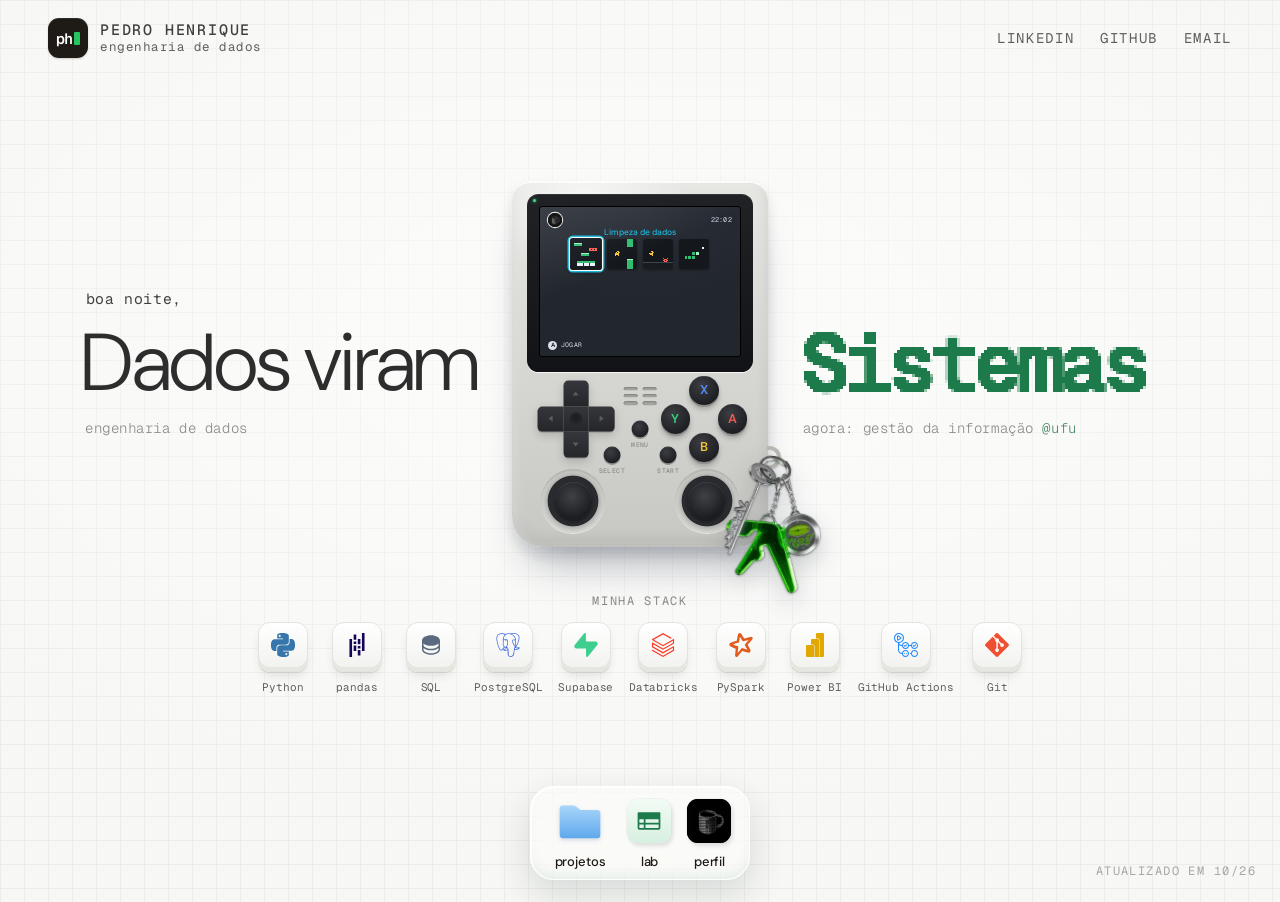
<file: portfolio-site-v2/index.html>
<!doctype html>
<html lang="pt-BR">
<head>
  <meta charset="utf-8">
  <meta name="viewport" content="width=device-width, initial-scale=1, viewport-fit=cover">
  <title>Pedro Henrique | Engenharia de Dados</title>
  <meta name="description" content="Pedro Henrique, estudante de Gestão da Informação na UFU. Pipelines ETL, bancos de dados e dashboards.">
  <meta name="theme-color" content="#f7f7f5">
  <meta property="og:type" content="website">
  <meta property="og:title" content="Pedro Henrique | Engenharia de Dados">
  <meta property="og:description" content="Pipelines ETL, bancos de dados e dashboards. Estudante de Gestão da Informação na UFU.">
  <meta property="og:url" content="https://phbg.com.br/">
  <meta property="og:locale" content="pt_BR">
  <!-- Prévia do link (LinkedIn, WhatsApp...). O endereço precisa ser completo. -->
  <meta property="og:image" content="https://phbg.com.br/og.png">
  <meta property="og:image:width" content="1200">
  <meta property="og:image:height" content="630">
  <meta property="og:image:alt" content="Pedro Henrique, engenharia de dados: Dados viram Sistemas. Ao lado, uma coruja em meio-tom.">
  <meta name="twitter:card" content="summary_large_image">
  <link rel="canonical" href="https://phbg.com.br/">
  <link rel="icon" href="favicon.svg" type="image/svg+xml">
  <link rel="preload" href="assets/fonts/dm-sans-300-600.woff2" as="font" type="font/woff2" crossorigin>
  <link rel="stylesheet" href="assets/css/style.css">
  <script>document.documentElement.classList.add("js");</script>
  <script src="assets/js/icons.js" defer></script>
  <script src="assets/js/data.js" defer></script>
  <script src="assets/js/main.js" defer></script>
</head>
<body>
  <!-- Filtro que "pixeliza" o destaque do pôster (mesma técnica do site de referência). -->
  <svg class="defs" width="0" height="0" aria-hidden="true" focusable="false">
    <filter id="pixelate" x="0" y="0" width="100%" height="100%" color-interpolation-filters="sRGB">
      <feMorphology in="SourceGraphic" operator="dilate" radius="0.6" result="fat"/>
      <feFlood x="1" y="1" width="1" height="1"/>
      <feComposite width="3" height="3"/>
      <feTile result="dots"/>
      <feComposite in="fat" in2="dots" operator="in"/>
      <feMorphology operator="dilate" radius="1"/>
    </filter>
    <filter id="pixelate-sm" x="0" y="0" width="100%" height="100%" color-interpolation-filters="sRGB">
      <feMorphology in="SourceGraphic" operator="dilate" radius="0.45" result="fat"/>
      <feFlood x="1" y="1" width="1" height="1"/>
      <feComposite width="2" height="2"/>
      <feTile result="dots"/>
      <feComposite in="fat" in2="dots" operator="in"/>
      <feMorphology operator="dilate" radius="0.7"/>
    </filter>
  </svg>

  <a class="skip" href="#painel">Pular para o conteúdo</a>

  <header class="top-nav">
    <a class="nav-left" href="#" data-go="inicio" aria-label="Pedro Henrique, voltar ao início">
      <span class="nav-logo" aria-hidden="true">ph<i class="nav-caret"></i></span>
      <span class="nav-identity">
        <span class="nav-name" data-name>Pedro Henrique</span>
        <span class="nav-role" data-role>engenharia de dados</span>
      </span>
    </a>
    <nav class="nav-right" aria-label="Contato" data-nav-links></nav>
  </header>

  <main class="main" id="painel">
    <!-- Início -->
    <section class="panel" id="panel-inicio" data-panel="inicio" aria-label="Início">
      <div class="arts" data-arts aria-hidden="true">
        <img class="art art--statue" src="assets/img/hero-art.webp" alt="" width="200" height="356" decoding="async">
        <img class="art art--owl" src="assets/img/art-owl.webp" alt="" width="604" height="909" decoding="async">
        <img class="art art--bird" src="assets/img/art-bird.webp" alt="" width="608" height="525" decoding="async">
        <img class="art art--flower" src="assets/img/art-flower.webp" alt="" width="384" height="662" decoding="async">
      </div>
      <div class="poster">
        <div class="poster-side poster-left">
          <p class="poster-hello" data-greeting>olá,</p>
          <p class="poster-big poster-big--sans" data-poster-left>dados com</p>
          <p class="poster-sub" data-poster-sub-left>engenharia de dados</p>
        </div>

        <div class="toy-col">
        <div class="toy" data-toy>
          <div class="toy-float">
            <div class="console" data-console>
              <div class="hh-face">
                <span class="hh-led" aria-hidden="true"></span>
                <div class="console-screen" data-screen-wrap>
                  <canvas width="96" height="72" data-screen aria-hidden="true"></canvas>
                  <div class="scr-menu" data-menu>
                    <div class="scr-top">
                      <span class="scr-user"><img src="assets/img/avatar.webp" alt="" width="40" height="40"></span>
                      <span class="scr-clock" data-scr-clock>--:--</span>
                    </div>
                    <p class="scr-name" data-menu-name></p>
                    <div class="scr-tiles" role="group" aria-label="Escolha um jogo" data-tiles></div>
                    <p class="scr-hint"><span class="btn-glyph" aria-hidden="true">A</span>jogar<span class="scr-best" data-menu-best></span></p>
                  </div>
                  <div class="scr-hud" data-hud hidden>
                    <span data-hud-name></span>
                    <span data-hud-score></span>
                  </div>
                  <div class="scr-card" data-card hidden aria-live="polite">
                    <p class="scr-card-title" data-card-title></p>
                    <p class="scr-card-text" data-card-text></p>
                    <p class="scr-card-hint" data-card-hint></p>
                  </div>
                </div>
              </div>

              <div class="hh-dpad" role="group" aria-label="Direcional">
                <button class="hh-d hh-up" type="button" data-btn="up" aria-label="Cima"></button>
                <button class="hh-d hh-left" type="button" data-btn="left" aria-label="Esquerda"></button>
                <span class="hh-d hh-center" aria-hidden="true"></span>
                <button class="hh-d hh-right" type="button" data-btn="right" aria-label="Direita"></button>
                <button class="hh-d hh-down" type="button" data-btn="down" aria-label="Baixo"></button>
              </div>

              <div class="hh-speaker" aria-hidden="true"><i></i><i></i><i></i><i></i><i></i><i></i></div>

              <div class="hh-abxy" role="group" aria-label="Botões">
                <button class="hh-b hh-x" type="button" data-btn="x" aria-label="Botão X"><span aria-hidden="true">X</span></button>
                <button class="hh-b hh-y" type="button" data-btn="y" aria-label="Botão Y"><span aria-hidden="true">Y</span></button>
                <button class="hh-b hh-a" type="button" data-btn="a" aria-label="Botão A: jogar ou pular"><span aria-hidden="true">A</span></button>
                <button class="hh-b hh-bb" type="button" data-btn="b" aria-label="Botão B: voltar ao menu"><span aria-hidden="true">B</span></button>
              </div>

              <button class="hh-pill hh-fn" type="button" data-btn="home" aria-label="Menu de jogos"><span class="hh-label" aria-hidden="true">menu</span></button>
              <button class="hh-pill hh-select" type="button" data-btn="minus" aria-label="Select: voltar ao menu"><span class="hh-label" aria-hidden="true">select</span></button>
              <button class="hh-pill hh-start" type="button" data-btn="plus" aria-label="Start: jogar"><span class="hh-label" aria-hidden="true">start</span></button>

              <span class="hh-stick hh-stick--l" aria-hidden="true"></span>
              <span class="hh-stick hh-stick--r" aria-hidden="true"></span>
              <span class="hh-lug" aria-hidden="true"></span>
            </div>
            <!-- Chaveiro preso na alça do console: balança com o mouse, dá para puxar e chacoalha com os botões. -->
            <div class="keychain" aria-hidden="true">
              <span class="kc-anchor" data-kc-anchor></span>
              <span class="kc-swing" data-keychain><img src="assets/img/keychain.webp" alt="" width="430" height="604" draggable="false" decoding="async"></span>
            </div>
          </div>
        </div>
        </div>

        <div class="poster-side poster-right">
          <p class="poster-hello poster-hello--spacer" aria-hidden="true">&nbsp;</p>
          <p class="poster-big poster-big--serif" data-poster-right>sentido.</p>
          <p class="poster-sub" data-poster-sub-right></p>
        </div>
        <p class="poster-sub poster-sub--merged" data-poster-sub-merged></p>

        <div class="stack">
          <p class="stack-title" id="stack-title">minha stack</p>
          <ul class="stack-keys" aria-labelledby="stack-title" data-stack></ul>
        </div>
      </div>
    </section>

    <!-- Projetos -->
    <section class="panel" id="panel-projetos" data-panel="projetos" aria-labelledby="projetos-title" hidden>
      <div class="arts" data-arts aria-hidden="true">
        <img class="art art--hand" src="assets/img/art-hand.webp" alt="" width="820" height="918" decoding="async">
        <img class="art art--bird" src="assets/img/art-bird.webp" alt="" width="608" height="525" decoding="async">
      </div>
      <h1 class="sr-only" id="projetos-title">Projetos</h1>
      <div class="works-tabs" role="tablist" aria-label="Tipo de projeto" data-work-tabs></div>
      <div class="works-grid" role="tabpanel" data-works></div>
    </section>

    <!-- Laboratório -->
    <section class="panel" id="panel-lab" data-panel="lab" aria-labelledby="lab-title" hidden>
      <div class="arts" data-arts aria-hidden="true">
        <img class="art art--owl" src="assets/img/art-owl.webp" alt="" width="604" height="909" decoding="async">
        <img class="art art--flower" src="assets/img/art-flower.webp" alt="" width="384" height="662" decoding="async">
        <img class="art art--hand" src="assets/img/art-hand.webp" alt="" width="820" height="918" decoding="async">
      </div>
      <div class="lab" data-lab data-anchor="lab">
        <h1 class="lab-title pixel-title" id="lab-title"><span data-lab-title></span><span class="lab-dots" aria-hidden="true"><i>.</i><i>.</i><i>.</i></span></h1>
        <p class="lab-sub" data-lab-sub></p>
        <div class="lab-projects" data-lab-projects></div>

        <section class="board" aria-labelledby="board-title">
          <h2 class="board-title" id="board-title" data-board-title></h2>
          <div class="board-desk" data-board data-anchor="desk">
            <div class="board-sheet">
              <div class="board-sheet-head"><span>adesivos.png</span><button class="board-reset" type="button" data-board-reset>limpar</button></div>
              <div class="board-stickers" data-stickers></div>
              <p class="board-hint">Puxe um adesivo para descolar e cole onde quiser nesta página. Ou só toque nele.</p>
            </div>
            <div class="board-paper" data-paper data-anchor="paper">
              <span class="tape" aria-hidden="true"></span>
              <p class="paper-head">para fazer:</p>
              <ul class="paper-todo" data-todo></ul>
            </div>
          </div>
        </section>
      </div>
    </section>

    <!-- Perfil -->
    <section class="panel" id="panel-perfil" data-panel="perfil" aria-labelledby="perfil-title" hidden>
      <div class="arts" data-arts aria-hidden="true">
        <img class="art art--statue" src="assets/img/hero-art.webp" alt="" width="200" height="356" decoding="async">
        <img class="art art--flower" src="assets/img/art-flower.webp" alt="" width="384" height="662" decoding="async">
        <img class="art art--bird" src="assets/img/art-bird.webp" alt="" width="608" height="525" decoding="async">
      </div>
      <div class="profile">
        <div class="prints" data-prints></div>
        <div class="profile-col">
          <h1 class="profile-heading pixel-title" id="perfil-title" data-profile-heading>Sobre mim</h1>
          <div data-profile-body></div>
          <div class="facts" data-facts></div>
          <div class="txt-card links-card">
            <span class="txt-name">links.txt</span>
            <ul class="links-list" data-profile-links></ul>
          </div>
        </div>
      </div>
    </section>
  </main>

  <nav class="dock" aria-label="Seções">
    <div class="dock-inner">
      <button class="dock-item" type="button" data-go="projetos" aria-controls="panel-projetos">
        <span class="dock-icon dock-icon--folder" data-icon-folder aria-hidden="true"></span>
        <span class="dock-label">projetos</span>
      </button>
      <button class="dock-item" type="button" data-go="lab" aria-controls="panel-lab">
        <span class="dock-icon dock-icon--lab" data-icon-lab aria-hidden="true"></span>
        <span class="dock-label">lab</span>
      </button>
      <button class="dock-item" type="button" data-go="perfil" aria-controls="panel-perfil">
        <span class="dock-icon dock-icon--profile" aria-hidden="true"><img src="assets/img/avatar.webp" alt="" width="54" height="54"></span>
        <span class="dock-label">perfil</span>
      </button>
    </div>
  </nav>

  <p class="colophon" aria-hidden="true">atualizado em <span data-updated>10/26</span></p>

  <div class="case" data-case role="dialog" aria-modal="true" aria-labelledby="case-title" hidden>
    <div class="case-backdrop" data-close-case></div>
    <article class="case-window" data-case-window></article>
  </div>
</body>
</html>
</file>
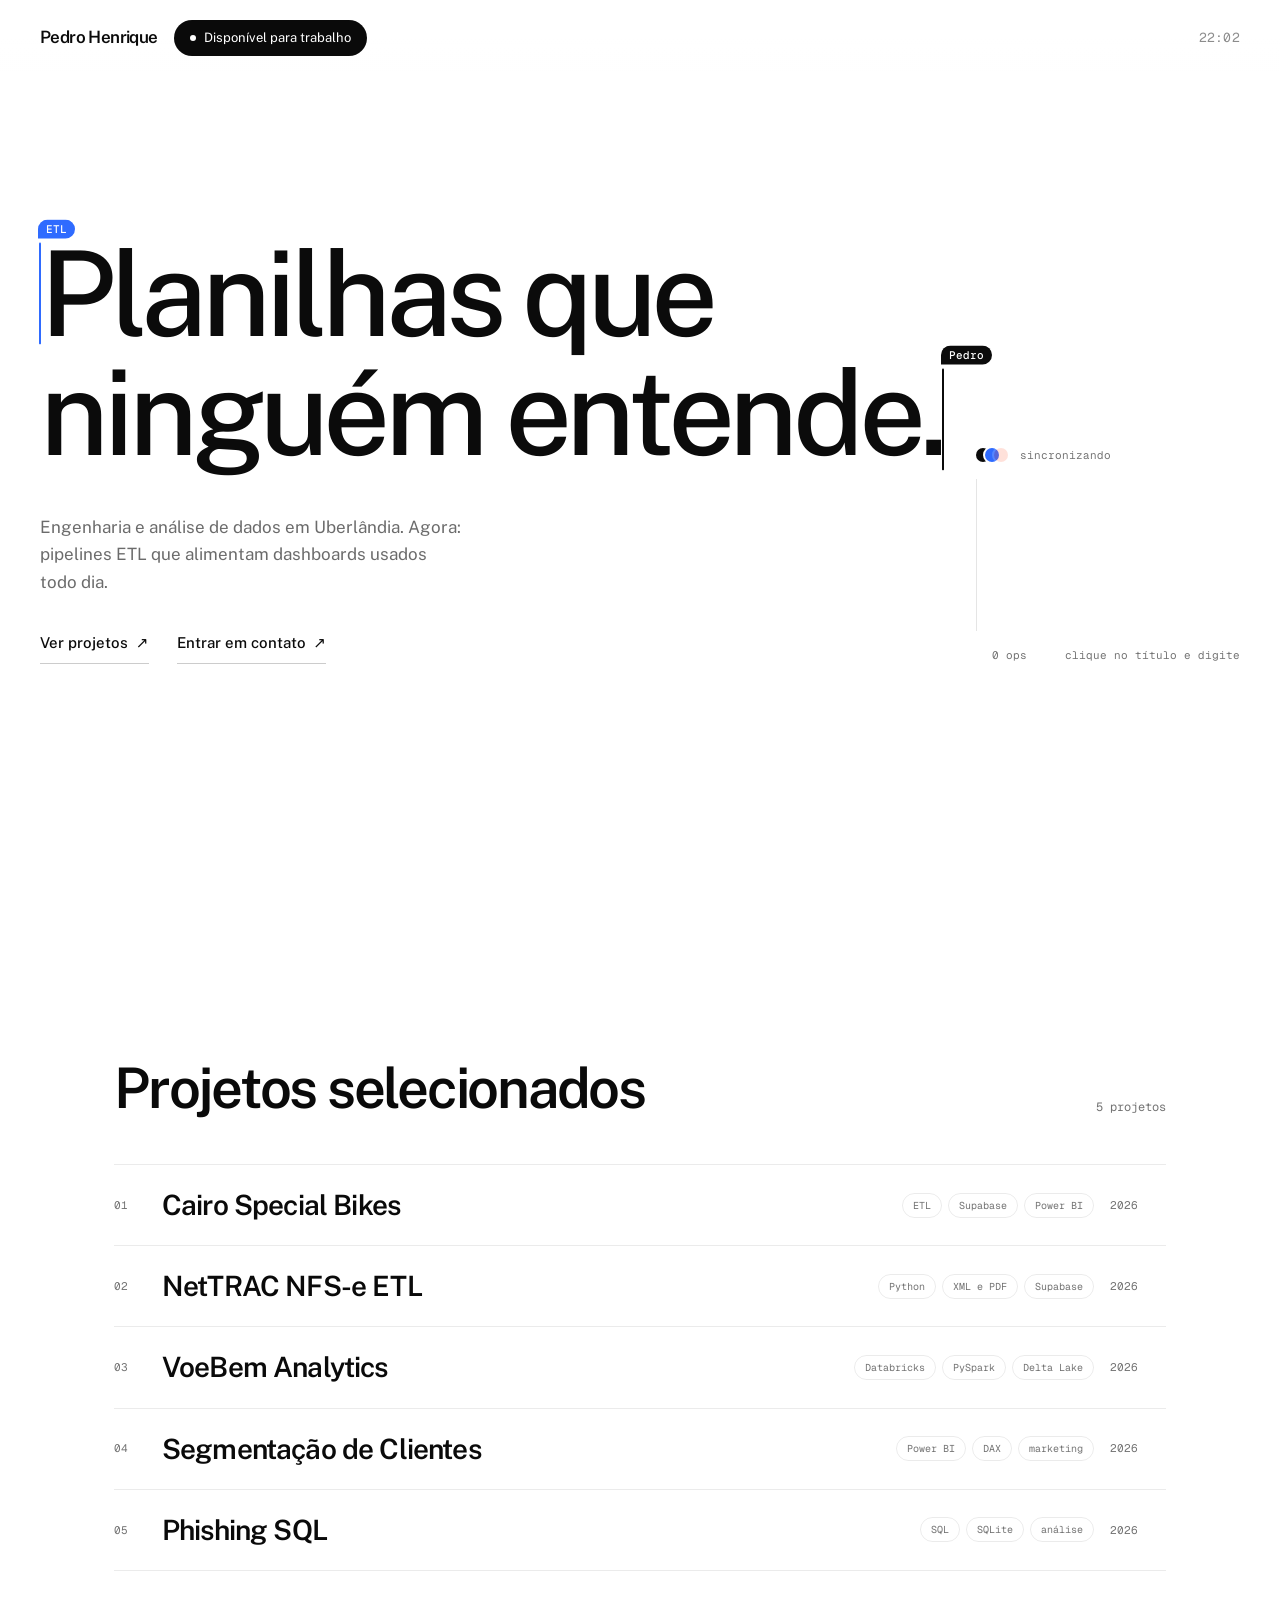
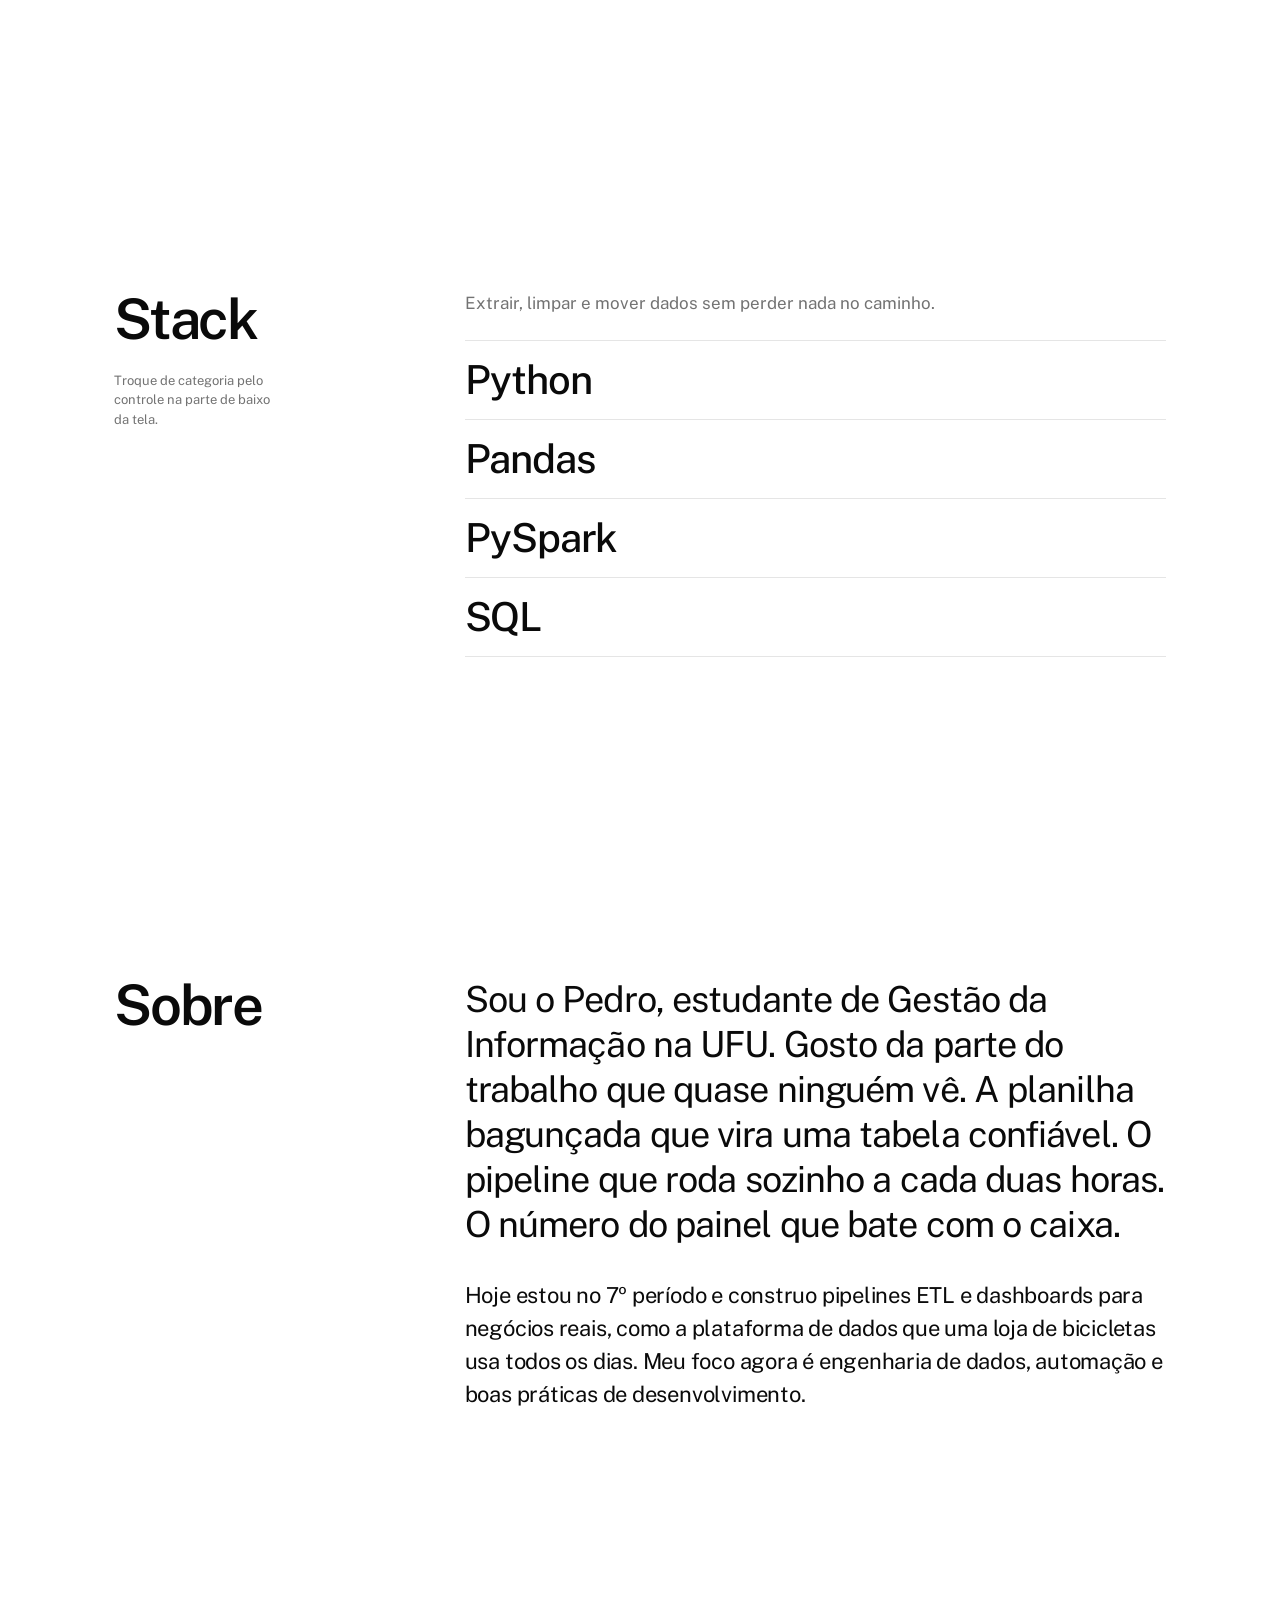
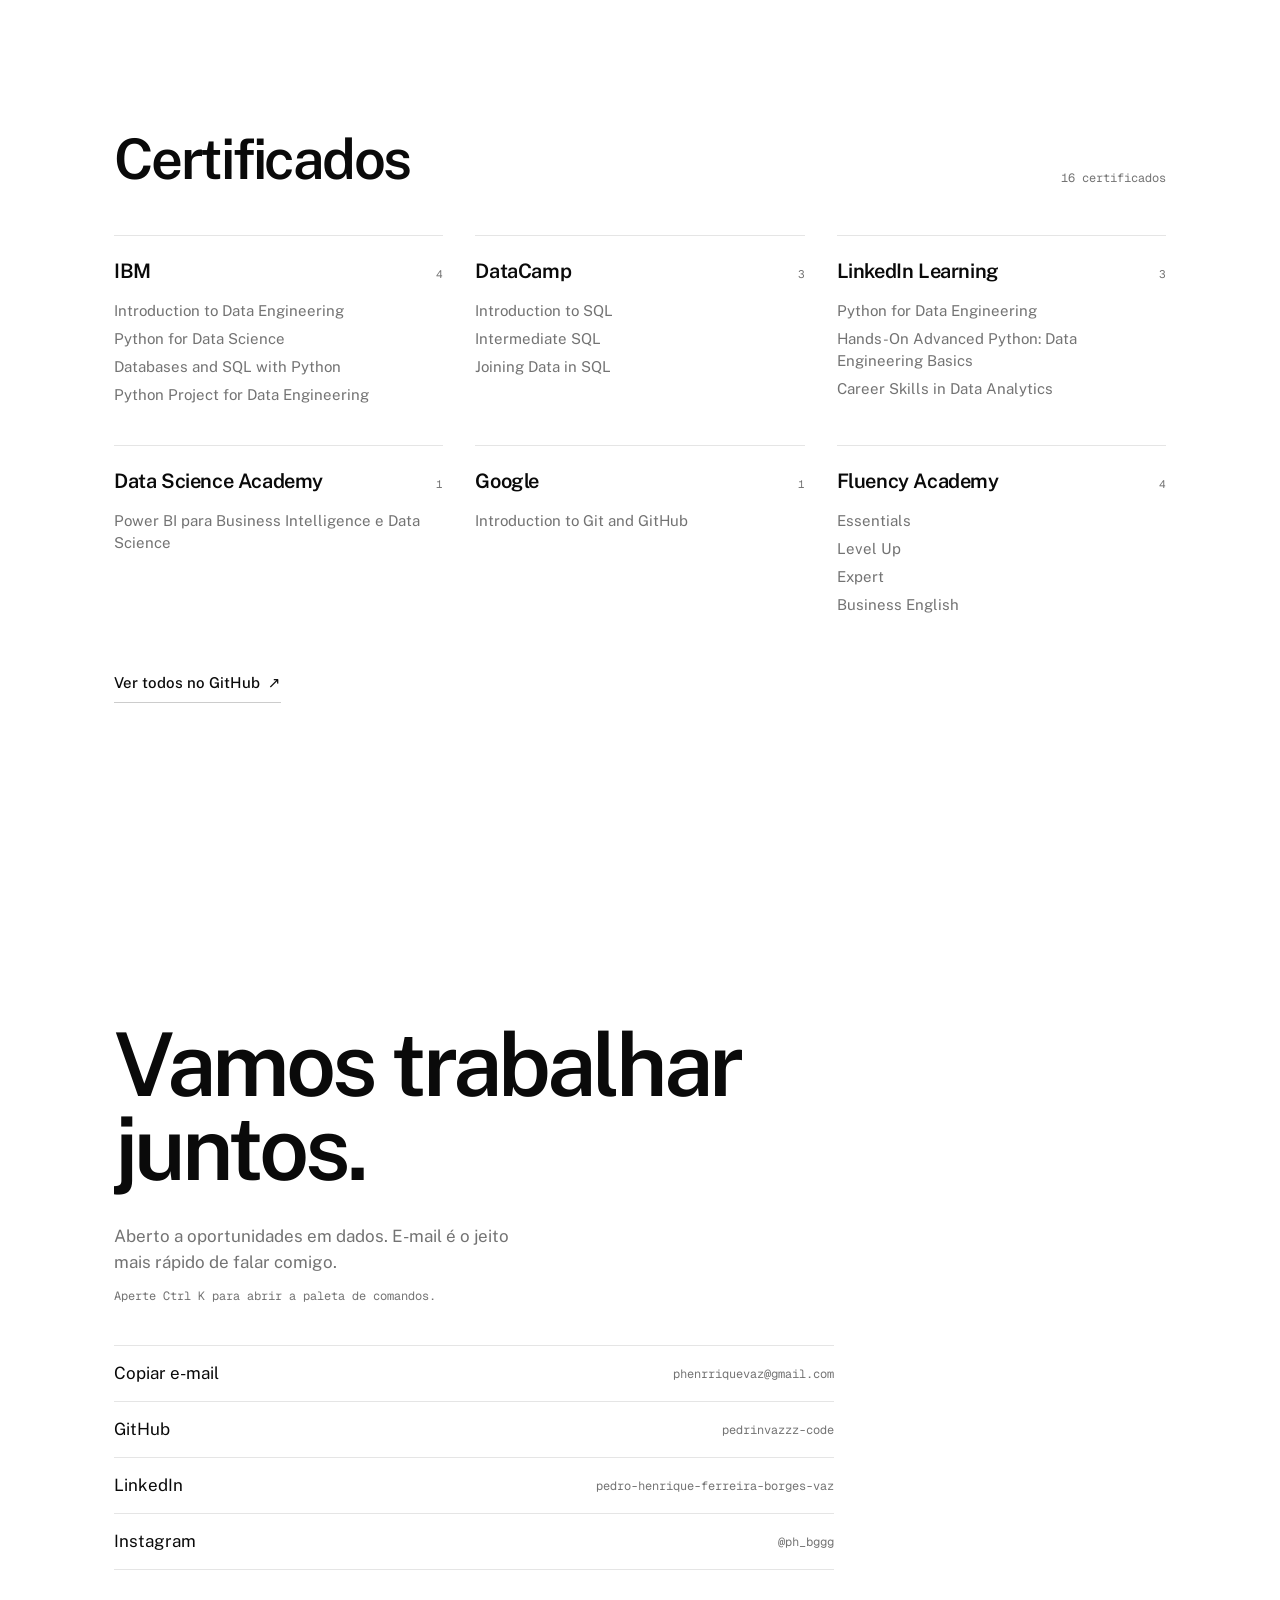
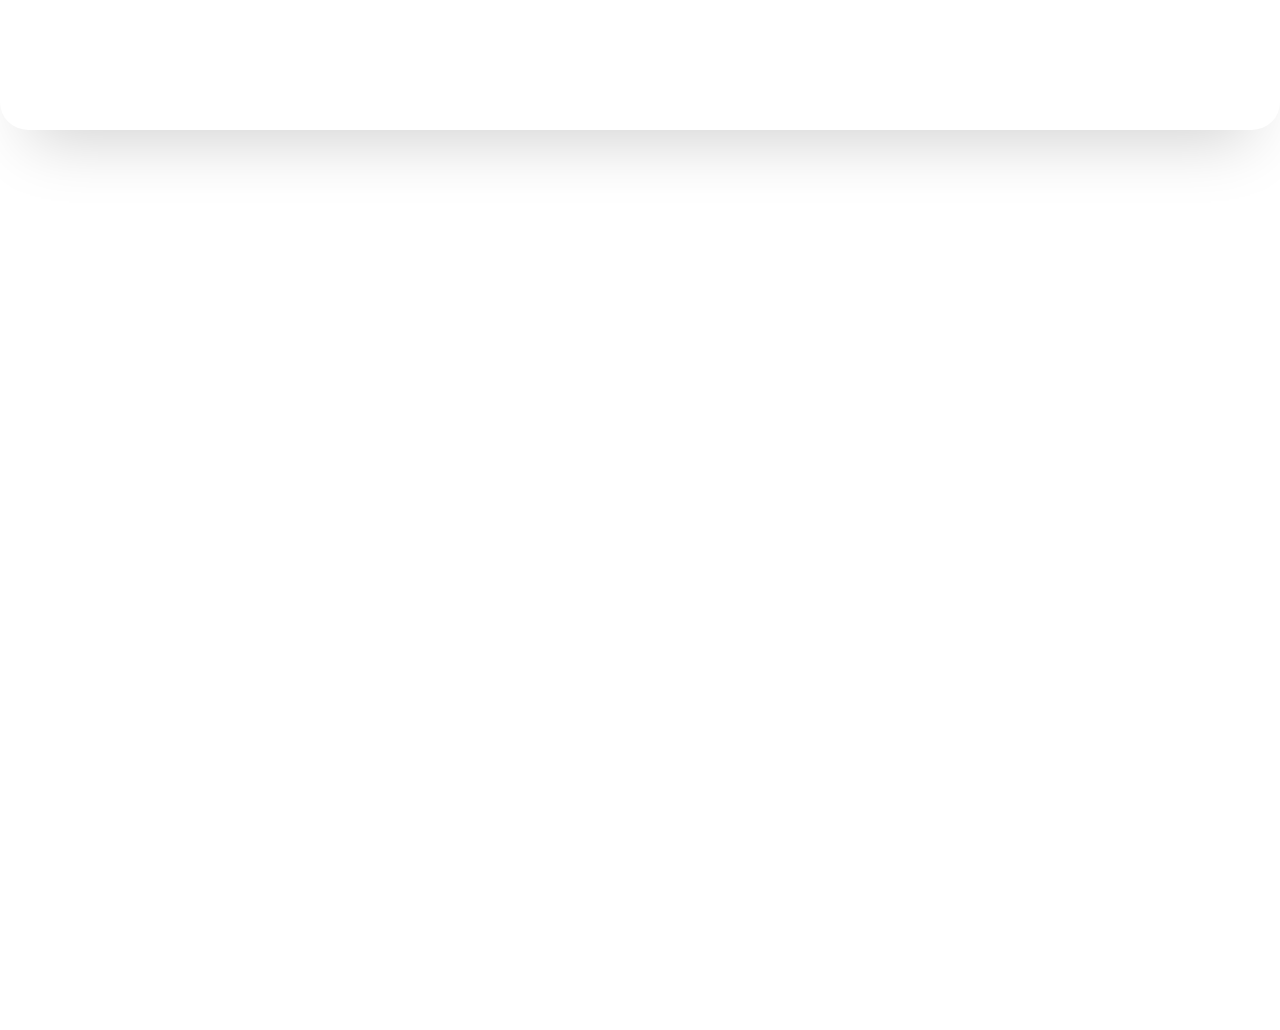
<file: portfolio-site/index.html>
<!doctype html>
<html lang="pt-BR">
<head>
  <meta charset="utf-8">
  <meta name="viewport" content="width=device-width, initial-scale=1">
  <title>Pedro Henrique Borges</title>
  <meta name="description" content="Engenharia e análise de dados. Pipelines ETL, bancos de dados e dashboards que viram decisão.">
  <meta name="theme-color" content="#ffffff">
  <meta property="og:type" content="website">
  <meta property="og:title" content="Pedro Henrique Borges">
  <meta property="og:description" content="Engenharia e análise de dados. Pipelines ETL, bancos de dados e dashboards que viram decisão.">
  <meta property="og:url" content="https://pedrinvazzz-code.github.io/">
  <link rel="icon" href="favicon.svg" type="image/svg+xml">
  <link rel="preload" href="assets/fonts/public-sans-latin.woff2" as="font" type="font/woff2" crossorigin>
  <link rel="stylesheet" href="assets/css/style.css">
  <script>document.documentElement.classList.add("js");</script>
  <script src="assets/js/data.js" defer></script>
  <script src="assets/js/main.js" defer></script>
</head>
<body>
  <a class="skip" href="#projetos">Pular para os projetos</a>

  <header class="bar">
    <div class="bar-inner">
      <button class="brand" type="button" data-action="top" aria-label="Pedro Henrique, voltar ao topo">Pedro Henrique</button>
      <button class="island" type="button" data-island>
        <span class="island-dot" aria-hidden="true"></span>
        <span class="island-text" data-island-text>Disponível para trabalho</span>
      </button>
      <span class="clock" data-clock aria-hidden="true">--:--</span>
    </div>
  </header>

  <div class="page" data-page>
    <main>
      <section class="hero" id="inicio" data-hero-section>
        <div class="hero-wrap hero-enter">
          <div class="hero-edit" data-hero>
            <h1 class="hero-title">
              <span class="sr-only">Dados que fazem sentido.</span>
              <span aria-hidden="true" data-hero-title>Planilhas que<br>ninguém entende.</span>
            </h1>
            <div class="carets" data-carets aria-hidden="true"></div>
            <textarea class="hero-input" data-hero-input rows="1" tabindex="-1" aria-hidden="true" autocomplete="off" autocapitalize="off" spellcheck="false"></textarea>
          </div>
          <p class="hero-sub" data-hero-sub>Engenharia e análise de dados em Uberlândia. Agora: pipelines ETL que alimentam dashboards usados todo dia.</p>
          <div class="hero-links">
            <a class="ulink" href="#projetos">Ver projetos <span class="arr" aria-hidden="true">↗</span></a>
            <a class="ulink" href="#contato">Entrar em contato <span class="arr" aria-hidden="true">↗</span></a>
          </div>
          <aside class="hero-log" aria-hidden="true">
            <div class="log-head">
              <div class="peers" data-peers></div>
              <span data-log-status>conectando</span>
            </div>
            <ul class="log-list" data-log></ul>
            <div class="log-foot"><span><span data-ops>0</span> ops</span><span>clique no título e digite</span></div>
          </aside>
        </div>
      </section>

      <section class="section" id="projetos" aria-labelledby="projetos-title">
        <div class="container">
          <div class="section-head" data-reveal>
            <h2 class="h2" id="projetos-title"><span class="ln"><span>Projetos selecionados</span></span></h2>
            <span class="count" data-work-count></span>
          </div>
          <div class="work-list" data-work></div>
          <noscript><p class="muted">Os projetos estão no <a href="https://github.com/pedrinvazzz-code">GitHub</a>.</p></noscript>
        </div>
      </section>

      <section class="section" id="stack" aria-labelledby="stack-title" data-stack-section>
        <div class="container grid12">
          <div class="col-4">
            <h2 class="h2" id="stack-title" data-reveal><span class="ln"><span>Stack</span></span></h2>
            <div class="seg-host seg-mobile" data-seg></div>
            <p class="stack-hint">Troque de categoria pelo controle na parte de baixo da tela.</p>
          </div>
          <div class="col-8">
            <p class="stack-blurb" data-stack-blurb></p>
            <ul class="stack-list" data-stack-list></ul>
          </div>
        </div>
      </section>

      <section class="section" id="sobre" aria-labelledby="sobre-title">
        <div class="container grid12">
          <h2 class="h2 col-4" id="sobre-title" data-reveal><span class="ln"><span>Sobre</span></span></h2>
          <div class="col-8 about" data-about></div>
        </div>
      </section>

      <section class="section" id="certificados" aria-labelledby="cert-title">
        <div class="container">
          <div class="section-head" data-reveal>
            <h2 class="h2" id="cert-title"><span class="ln"><span>Certificados</span></span></h2>
            <span class="count" data-cert-count></span>
          </div>
          <div class="cert-grid" data-certs></div>
          <a class="ulink cert-link" data-cert-link href="#" target="_blank" rel="noopener">Ver todos no GitHub <span class="arr" aria-hidden="true">↗</span></a>
        </div>
      </section>

      <section class="section contact" id="contato" aria-labelledby="contato-title">
        <div class="container">
          <h2 class="h-xl" id="contato-title" data-reveal>
            <span class="ln"><span>Vamos trabalhar</span></span>
            <span class="ln"><span>juntos.</span></span>
          </h2>
          <p class="contact-sub">Aberto a oportunidades em dados. E-mail é o jeito mais rápido de falar comigo.</p>
          <p class="contact-hint">Aperte <span data-mod>Ctrl</span> K para abrir a paleta de comandos.</p>
          <ul class="contact-list" data-contacts></ul>
        </div>
      </section>
    </main>
  </div>

  <footer class="footer" data-footer>
    <div class="footer-fixed">
      <div class="footer-content">
        <div class="footer-top">
          <span class="tabular"><span data-city>Uberlândia</span> <span data-clock>--:--</span></span>
          <button class="kbd" type="button" data-action="palette" aria-label="Abrir paleta de comandos"><span data-mod>Ctrl</span> K</button>
          <div class="footer-right">
            <span class="footer-copy">© <span data-year>2026</span></span>
            <button class="totop" type="button" data-action="top" aria-label="Voltar ao topo"><span aria-hidden="true">↑</span></button>
          </div>
        </div>
        <div class="footer-name" data-footer-name aria-hidden="true">Pedro</div>
      </div>
    </div>
  </footer>

  <nav class="dock" data-dock aria-label="Categorias da stack" inert>
    <div class="seg-host" data-seg></div>
  </nav>

  <div class="case" data-case role="dialog" aria-modal="true" aria-labelledby="case-title" hidden></div>

  <div class="palette" data-palette role="dialog" aria-modal="true" aria-label="Paleta de comandos" hidden>
    <div class="palette-backdrop" data-action="close-palette"></div>
    <div class="palette-panel">
      <label class="sr-only" for="palette-q">Buscar ação ou projeto</label>
      <input class="palette-input" id="palette-q" type="text" placeholder="Buscar ação ou projeto" autocomplete="off" spellcheck="false"
             role="combobox" aria-expanded="true" aria-controls="palette-list" aria-autocomplete="list" data-palette-input>
      <ul class="palette-list" id="palette-list" role="listbox" data-palette-list></ul>
      <div class="palette-foot" aria-hidden="true"><span>↑↓ navegar</span><span>↵ abrir</span><span>esc fechar</span></div>
    </div>
  </div>
</body>
</html>
</file>
<file: portfolio-site-v2/assets/css/style.css>
/* Fontes hospedadas no próprio site (subconjunto latino). */
@font-face { font-family: "DM Sans"; src: url("../fonts/dm-sans-300-600.woff2") format("woff2"); font-weight: 300 600; font-style: normal; font-display: swap; }
@font-face { font-family: "Geist Mono"; src: url("../fonts/geist-mono-latin.woff2") format("woff2"); font-weight: 100 900; font-style: normal; font-display: swap; }

:root {
  --bg: #f7f7f5;
  --grid: #ececE8;
  --surface: #ffffff;
  --ink: #1e1a15;
  --label: #2d2d2d;
  --text: #404040;
  --muted: #5f5f5c;
  --faint: #8a8a87;
  --line: rgb(0 0 0 / 0.08);

  /* Único acento: verde de planilha. */
  --accent: #1d7a4a;
  --accent-soft: #3f8f63;
  --live: #22c55e;

  /* Console: Joy-Cons e tela do minijogo. */
  --jc-left: #19b8dc;
  --jc-left-dark: #0f97b8;
  --jc-right: #f4554b;
  --jc-right-dark: #d63b32;
  --console: #2a2c31;
  --console-dark: #1b1c20;
  --scr-bg: #14171c;
  --scr-dot: #262b33;
  --scr-bar: #2fbf71;
  --scr-bar-top: #a3f2c4;
  --scr-block: #eef4ff;
  --scr-ground: #3d4450;
  --scr-floor: #1c2027;
  --scr-duck: #f6c744;
  --scr-beak: #f08c2a;
  --scr-bad: #ff5f57;
  --scr-sel: #19b8dc;
  --scr-panel: #22262d;
  --scr-text: #eef4ff;

  --sans: "DM Sans", ui-sans-serif, system-ui, -apple-system, "Segoe UI", sans-serif;
  --mono: "Geist Mono", ui-monospace, SFMono-Regular, Menlo, monospace;
  /* Títulos: mono em peso médio, com tracking apertado. */
  --display: "Geist Mono", ui-monospace, SFMono-Regular, Menlo, monospace;

  --ease: cubic-bezier(0.22, 1, 0.36, 1);
  --pb: clamp(40px, 6.3vw, 100px);
  --toy-w: clamp(230px, 20vw, 300px);

  /* Cantos: cartões 18px, janelas 12px, mídia 10px, controles em pílula. */
  --r-card: 18px;
  --r-window: 12px;
  --r-media: 10px;

  /* Camadas */
  --z-colophon: 5;
  --z-dock: 30;
  --z-case: 40;
  --z-drag: 60;
}

*, *::before, *::after { box-sizing: border-box; }
html { -webkit-text-size-adjust: 100%; }
html.locked { overflow: hidden; }
body {
  margin: 0; min-height: 100svh; color: var(--text); font-family: var(--sans); font-size: 16px; line-height: 1.5;
  background-color: var(--bg);
  background-image:
    radial-gradient(120% 90% at 50% 38%, rgb(255 255 255 / 0.65), rgb(255 255 255 / 0) 62%),
    linear-gradient(var(--grid) 1px, transparent 1px),
    linear-gradient(90deg, var(--grid) 1px, transparent 1px);
  background-size: 100% 100%, 24px 24px, 24px 24px;
  background-attachment: fixed, scroll, scroll;
  -webkit-font-smoothing: antialiased;
}
img { display: block; max-width: 100%; height: auto; }
a { color: inherit; text-decoration: none; }
button { font: inherit; color: inherit; background: none; border: 0; padding: 0; cursor: pointer; }
p { text-wrap: pretty; }
:focus-visible { outline: 2px solid var(--accent); outline-offset: 3px; border-radius: 4px; }
::selection { background: #cfe8d9; color: var(--ink); }
.defs { position: absolute; width: 0; height: 0; overflow: hidden; }
.sr-only { position: absolute; width: 1px; height: 1px; margin: -1px; padding: 0; overflow: hidden; clip: rect(0 0 0 0); white-space: nowrap; border: 0; }
.skip { position: fixed; left: 16px; top: -60px; z-index: 100; padding: 10px 16px; border-radius: 999px; background: var(--ink); color: #fff; font-size: 14px; transition: top 0.2s; }
.skip:focus { top: 16px; }
.pixel-title { filter: url(#pixelate-sm); }

/* ---------- Barra de topo ---------- */
.top-nav { display: flex; align-items: center; justify-content: space-between; gap: 16px; padding: 18px clamp(20px, 5vw, 48px); }
@media (min-width: 1440px) { .top-nav { padding: 24px 64px; } }
.nav-left { display: inline-flex; align-items: center; gap: 12px; }
.nav-logo {
  display: inline-flex; align-items: center; justify-content: center; gap: 1px; width: 40px; height: 40px; flex-shrink: 0; border-radius: 11px;
  background: var(--ink); box-shadow: 0 1px 2px rgb(30 26 21 / 0.2), inset 0 1px 0 rgb(255 255 255 / 0.08);
  font-family: var(--mono); font-weight: 600; font-size: 15px; letter-spacing: -0.06em; line-height: 1; color: #fff;
  transition: transform 0.4s var(--ease);
}
.nav-caret { width: 6px; height: 13px; margin-left: 1px; border-radius: 1px; background: var(--live); }
.js .nav-caret { animation: caret 1.1s steps(1) infinite; }
@keyframes caret { 50% { opacity: 0; } }
.nav-left:hover .nav-logo { transform: translateY(-1px) rotate(-4deg); }
.nav-identity { display: flex; flex-direction: column; gap: 2px; }
.nav-name { font-family: var(--mono); font-size: 15px; font-weight: 500; letter-spacing: 0.12em; text-transform: uppercase; color: var(--text); line-height: 1.1; }
.nav-role { font-family: var(--mono); font-size: 12.5px; letter-spacing: 0.04em; color: var(--muted); line-height: 1.1; }
.nav-right { display: none; align-items: center; gap: clamp(16px, 2vw, 28px); }
@media (min-width: 760px) { .nav-right { display: flex; } }
.nav-link { font-family: var(--mono); font-size: 14px; letter-spacing: 0.12em; text-transform: uppercase; color: var(--muted); transition: color 0.15s; }
.nav-link:hover { color: var(--accent); }

/* ---------- Painéis ---------- */
.main { display: block; }
.panel { width: 100%; padding: clamp(8px, 2vh, 24px) clamp(16px, 4vw, 48px) 168px; }
.panel[hidden] { display: none; }
.panel.enter { animation: panel-in 0.4s var(--ease) both; }
@keyframes panel-in { from { opacity: 0; transform: translateY(10px); } }

/* ---------- Pôster (início) ---------- */
#panel-inicio { padding-bottom: 0; }

/* Artes do fundo: só aparecem num círculo em volta do mouse (ou do dedo). Posição de cada uma por painel. */
.panel:has(.arts) { position: relative; overflow: hidden; }
.arts {
  position: absolute; inset: 0; z-index: 0; pointer-events: none;
  -webkit-mask-image: radial-gradient(circle var(--r, 0px) at var(--x, 50%) var(--y, 50%), #000 0%, rgb(0 0 0 / 0.85) 45%, transparent 100%);
  mask-image: radial-gradient(circle var(--r, 0px) at var(--x, 50%) var(--y, 50%), #000 0%, rgb(0 0 0 / 0.85) 45%, transparent 100%);
}
.art { position: absolute; max-width: none; height: auto; width: auto; user-select: none; -webkit-user-drag: none; --fx: 0.5; --fy: 0.4; }
.art--statue { image-rendering: pixelated; opacity: 0.62; }
.art--owl { opacity: 0.5; }
.art--bird { opacity: 0.6; }
.art--flower { opacity: 0.9; }
.art--hand { opacity: 0.75; }
.panel > :not(.arts, .sr-only) { position: relative; z-index: 1; }

/* Início: estátua na direita, coruja na esquerda, pássaro no alto, flor embaixo. */
#panel-inicio .art--statue { right: -1%; top: 2%; height: 96%; width: auto; --fx: 0.55; --fy: 0.3; }
#panel-inicio .art--owl { left: -3%; bottom: -6%; height: 70%; width: auto; --fy: 0.3; }
#panel-inicio .art--bird { left: 15%; top: 0; width: clamp(240px, 24vw, 400px); --fx: 0.55; --fy: 0.35; }
#panel-inicio .art--flower { right: 30%; bottom: 0; height: 34%; width: auto; --fy: 0.45; }
@media (max-width: 899px) {
  #panel-inicio .art--statue { right: -60px; top: 0; height: 430px; --fy: 0.32; }
  #panel-inicio .art--owl { left: -50px; top: auto; bottom: 140px; height: 420px; --fx: 0.4; --fy: 0.25; }
  #panel-inicio .art--bird { left: -40px; top: 40px; width: 300px; --fx: 0.45; }
  #panel-inicio .art--flower { right: -10px; bottom: 60px; height: 260px; }
}

/* Projetos: a mão à direita, o pássaro embaixo à esquerda. Os cartões são translúcidos, então a arte aparece por trás. */
#panel-projetos .art--hand { right: -4%; top: 0; width: clamp(300px, 42vw, 640px); --fx: 0.6; --fy: 0.45; }
#panel-projetos .art--bird { left: -3%; bottom: 40px; width: clamp(260px, 30vw, 460px); --fx: 0.5; --fy: 0.4; }

/* Laboratório: coruja ao lado do título, flor no meio, mão perto dos adesivos. */
#panel-lab .art--owl { right: 2%; top: -10px; height: clamp(360px, 40vw, 560px); width: auto; --fy: 0.3; }
#panel-lab .art--flower { left: -2%; top: 46%; height: clamp(260px, 26vw, 420px); width: auto; }
#panel-lab .art--hand { right: -6%; bottom: 60px; width: clamp(300px, 38vw, 560px); --fx: 0.65; }
@media (max-width: 899px) { #panel-lab .art--owl { right: -60px; height: 340px; } }

/* Perfil: estátua atrás das fotos, flor e pássaro do lado do texto. */
#panel-perfil .art--statue { left: 4%; top: 0; height: clamp(420px, 52vw, 680px); width: auto; --fy: 0.3; }
#panel-perfil .art--flower { right: 1%; top: 2%; height: clamp(240px, 24vw, 360px); width: auto; }
#panel-perfil .art--bird { right: 6%; bottom: 40px; width: clamp(260px, 28vw, 420px); }
@media (max-width: 860px) { #panel-perfil .art--statue { left: -40px; height: 440px; } #panel-perfil .art--flower { top: auto; bottom: 30%; } }

.poster {
  min-height: calc(100svh - 92px); padding-bottom: 120px;
  display: grid; grid-template-columns: 1fr auto 1fr; align-items: center; align-content: center; column-gap: clamp(20px, 2.6vw, 44px);
}
.poster-side { display: flex; flex-direction: column; width: max-content; }
.poster-left { justify-self: end; }
.poster-right { justify-self: start; }
.poster p { margin: 0; white-space: nowrap; }
.poster-hello { font-family: var(--mono); font-size: clamp(14px, 1.15vw, 18px); letter-spacing: 0.04em; color: var(--text); line-height: 20px; margin-bottom: 14px !important; align-self: flex-start; padding-left: 0.3em; }
.poster-big { font-size: var(--pb); line-height: 1; color: var(--label); }
.poster-big--sans { font-weight: 300; letter-spacing: -0.02em; }
.poster-big--serif { font-family: var(--display); font-weight: 600; letter-spacing: -0.06em; color: var(--accent); filter: url(#pixelate); }
.poster-sub { margin-top: 14px !important; font-family: var(--mono); font-weight: 300; font-size: clamp(13px, 1.1vw, 17px); letter-spacing: 0.04em; color: var(--faint); align-self: flex-start; padding-left: 0.25em; }
.poster-right .poster-sub { padding-left: 0.1em; }
.poster-sub--merged { display: none; }
.handle { color: #4d8a68; transition: color 0.15s; }
.handle:hover { color: var(--accent); }

.js .poster-hello, .js .poster-big, .js .poster-sub { animation: rise 0.5s var(--ease) both; }
.js .poster-big { animation-delay: 0.15s; }
.js .poster-sub { animation-delay: 0.55s; }
@keyframes rise { from { opacity: 0; transform: translateY(10px); } }

@media (max-width: 899px) {
  .poster { grid-template-columns: 1fr; justify-items: center; row-gap: 0; padding: 12px 0 140px; min-height: calc(100svh - 76px); align-content: center; }
  .poster-side { display: contents; }
  .poster-hello { order: 1; align-self: center !important; padding: 0; }
  .poster-big--sans { order: 2; }
  .toy-col { order: 3; margin: 26px 0 22px; }
  .poster-big--serif { order: 4; }
  .poster-hello--spacer, .poster-left .poster-sub, .poster-right .poster-sub { display: none; }
  .poster-sub--merged { display: block; order: 5; text-align: center; align-self: center !important; white-space: normal !important; padding: 0 16px; }
  :root { --pb: clamp(44px, 14vw, 72px); --toy-w: min(calc(100vw - 72px), 320px); }
}

/* Stack: uma fileira de teclas com os logos. */
.stack { grid-column: 1 / -1; justify-self: center; display: flex; flex-direction: column; align-items: center; gap: 12px; margin-top: clamp(28px, 5vh, 52px); }
.stack-title { font-family: var(--mono); font-size: 12px; letter-spacing: 0.14em; text-transform: uppercase; color: var(--faint); }
.stack-keys { display: flex; flex-wrap: wrap; justify-content: center; gap: 12px 12px; margin: 0; padding: 0; list-style: none; max-width: 940px; }
.key { display: flex; flex-direction: column; align-items: center; gap: 7px; min-width: 62px; }
.key-cap {
  display: grid; place-items: center; width: 50px; height: 50px; border-radius: 12px;
  background: linear-gradient(180deg, #ffffff, #f1f1ee); border: 1px solid #e3e3df;
  box-shadow: inset 0 -4px 0 #e6e6e1, inset 0 1px 0 #fff, 0 1px 0 #d0d0cb, 0 6px 12px -4px rgb(30 26 21 / 0.14);
  transition: transform 0.15s var(--ease), box-shadow 0.15s;
}
.key-cap svg { width: 24px; height: 24px; margin-top: -3px; fill: var(--c); }
.key-label { font-family: var(--mono); font-size: 11px; letter-spacing: -0.01em; color: var(--muted); white-space: nowrap; }
.key:hover .key-cap { transform: translateY(2px); box-shadow: inset 0 -2px 0 #e6e6e1, inset 0 1px 0 #fff, 0 1px 0 #d0d0cb, 0 3px 6px -3px rgb(30 26 21 / 0.14); }
.js .key { animation: rise 0.5s var(--ease) both; animation-delay: calc(0.6s + var(--i) * 45ms); }
@media (max-width: 899px) {
  .stack { order: 6; margin-top: 30px; }
  .stack-keys { max-width: 360px; gap: 12px 8px; }
  .key { min-width: 0; width: 62px; }
  .key-label { white-space: normal; text-align: center; line-height: 1.25; }
}

/* ---------- Console portátil retrô (sem marca) ---------- */
.toy-col { display: flex; flex-direction: column; align-items: center; }
.toy { position: relative; width: var(--toy-w); aspect-ratio: 0.7; container-type: inline-size; }
.toy-float { position: absolute; inset: 0; }
.js .toy-float { animation: float 6s ease-in-out infinite; }
@keyframes float { 0%, 100% { transform: translateY(0) rotate(-1deg); } 50% { transform: translateY(-6px) rotate(0.5deg); } }
.console {
  position: relative; width: 100%; height: 100%; border-radius: 7cqw 7cqw 12cqw 12cqw;
  background:
    radial-gradient(70% 35% at 28% 6%, rgb(255 255 255 / 0.7), rgb(255 255 255 / 0) 60%),
    linear-gradient(180deg, #e6e6e3, #d5d5d1 55%, #c7c7c3);
  box-shadow:
    inset 0 2px 0 rgb(255 255 255 / 0.85), inset 0 -7px 14px rgb(0 0 0 / 0.09), inset 5px 0 10px rgb(255 255 255 / 0.35),
    0 32px 44px -20px rgb(30 40 60 / 0.38), 0 8px 14px rgb(30 40 60 / 0.12);
}
.hh-face {
  position: absolute; left: 6cqw; right: 6cqw; top: 5cqw; padding: 5cqw 5cqw 6cqw; border-radius: 4.5cqw;
  background: linear-gradient(180deg, #202226, #121316);
  box-shadow: inset 0 1px 0 rgb(255 255 255 / 0.09), 0 1px 0 rgb(255 255 255 / 0.75);
}
.hh-led { position: absolute; left: 2.2cqw; top: 2.1cqw; width: 1.3cqw; aspect-ratio: 1; border-radius: 50%; background: #3ddc84; box-shadow: 0 0 1.2cqw #3ddc84; }
.console-screen {
  position: relative; width: 100%; aspect-ratio: 4 / 3; overflow: hidden; border-radius: 1cqw; background: var(--scr-bg);
  box-shadow: 0 0 0 1px #000, inset 0 0 18px rgb(0 0 0 / 0.5);
}
.console-screen canvas { display: block; width: 100%; height: 100%; image-rendering: pixelated; cursor: pointer; touch-action: none; }
.console-screen::after { content: ""; position: absolute; inset: 0; pointer-events: none; background: linear-gradient(155deg, rgb(255 255 255 / 0.1), rgb(255 255 255 / 0) 40%); }

/* Direcional */
.hh-dpad {
  position: absolute; left: 25cqw; top: 93cqw; width: 30cqw; height: 30cqw; transform: translate(-50%, -50%);
  display: grid; grid-template: repeat(3, 1fr) / repeat(3, 1fr);
  filter: drop-shadow(0 0.7cqw 0 #8e8e8a) drop-shadow(0 1.4cqw 1.6cqw rgb(0 0 0 / 0.16));
}
.hh-d { position: relative; display: grid; place-items: center; background: linear-gradient(180deg, #36373c, #25262a); transition: filter 0.06s; touch-action: manipulation; -webkit-tap-highlight-color: transparent; }
.hh-up { grid-area: 1 / 2; border-radius: 1.8cqw 1.8cqw 0 0; }
.hh-down { grid-area: 3 / 2; border-radius: 0 0 1.8cqw 1.8cqw; }
.hh-left { grid-area: 2 / 1; border-radius: 1.8cqw 0 0 1.8cqw; }
.hh-right { grid-area: 2 / 3; border-radius: 0 1.8cqw 1.8cqw 0; }
.hh-center { grid-area: 2 / 2; }
.hh-center::after { content: ""; position: absolute; inset: 26%; border-radius: 50%; background: radial-gradient(circle at 50% 40%, #1b1c20, #2c2d32); }
.hh-up::before, .hh-down::before, .hh-left::before, .hh-right::before { content: ""; width: 0; height: 0; border: 1.3cqw solid transparent; }
.hh-up::before { border-bottom: 1.8cqw solid #5a5c63; border-top-width: 0; }
.hh-down::before { border-top: 1.8cqw solid #5a5c63; border-bottom-width: 0; }
.hh-left::before { border-right: 1.8cqw solid #5a5c63; border-left-width: 0; }
.hh-right::before { border-left: 1.8cqw solid #5a5c63; border-right-width: 0; }
.hh-up::after { content: ""; position: absolute; inset: -3cqw -1.5cqw 0; }
.hh-down::after { content: ""; position: absolute; inset: 0 -1.5cqw -3cqw; }
.hh-left::after { content: ""; position: absolute; inset: -1.5cqw 0 -1.5cqw -3cqw; }
.hh-right::after { content: ""; position: absolute; inset: -1.5cqw -3cqw -1.5cqw 0; }
.hh-d:active, .hh-d.held { filter: brightness(0.78); }

/* Grade do alto-falante */
.hh-speaker { position: absolute; left: 50cqw; top: 84cqw; transform: translate(-50%, -50%); display: grid; grid-template-columns: repeat(2, 5.5cqw); gap: 1.5cqw 1.8cqw; }
.hh-speaker i { height: 1.3cqw; border-radius: 1cqw; background: #a2a29e; box-shadow: inset 0 0.35cqw 0.4cqw rgb(0 0 0 / 0.35); }

/* Botões XYAB */
.hh-abxy { position: absolute; left: 75cqw; top: 93cqw; width: 33cqw; height: 33cqw; transform: translate(-50%, -50%); }
.hh-b {
  position: absolute; width: 11.5cqw; aspect-ratio: 1; border-radius: 50%; transform: translate(-50%, -50%);
  display: grid; place-items: center; touch-action: manipulation; -webkit-tap-highlight-color: transparent;
  background: radial-gradient(circle at 40% 32%, #3c3d42, #1e1f23 72%);
  box-shadow: 0 0.8cqw 0 #8e8e8a, 0 1.6cqw 2cqw rgb(0 0 0 / 0.22), inset 0 0.3cqw 0 rgb(255 255 255 / 0.1);
  font-family: var(--sans); font-weight: 700; font-size: 5cqw; line-height: 1; color: var(--c);
  transition: transform 0.06s, box-shadow 0.06s;
}
.hh-x { left: 50%; top: 16%; --c: #4f8df7; }
.hh-y { left: 16%; top: 50%; --c: #34d27a; }
.hh-a { left: 84%; top: 50%; --c: #f25a52; }
.hh-bb { left: 50%; top: 84%; --c: #f2c230; }
.hh-b::after { content: ""; position: absolute; inset: -2.6cqw; border-radius: 50%; }
.hh-b:active, .hh-b.held { transform: translate(-50%, calc(-50% + 0.6cqw)); box-shadow: 0 0.2cqw 0 #8e8e8a, 0 0.6cqw 1cqw rgb(0 0 0 / 0.2), inset 0 0.3cqw 0 rgb(255 255 255 / 0.1); }

/* Menu, Select e Start */
.hh-pill {
  position: absolute; width: 6.6cqw; aspect-ratio: 1; border-radius: 50%; transform: translate(-50%, -50%); touch-action: manipulation; -webkit-tap-highlight-color: transparent;
  background: radial-gradient(circle at 40% 32%, #3c3d42, #1e1f23 72%); box-shadow: 0 0.55cqw 0 #8e8e8a, inset 0 0.3cqw 0 rgb(255 255 255 / 0.1);
  transition: transform 0.06s, box-shadow 0.06s;
}
.hh-fn { left: 50cqw; top: 97cqw; }
.hh-select { left: 39cqw; top: 107cqw; }
.hh-start { left: 61cqw; top: 107cqw; }
.hh-label { position: absolute; left: 50%; top: 100%; transform: translate(-50%, 1.6cqw); font-family: var(--mono); font-weight: 500; font-size: 2.5cqw; line-height: 1; letter-spacing: 0.06em; text-transform: uppercase; color: #8a8a86; white-space: nowrap; pointer-events: none; }
.hh-pill::after { content: ""; position: absolute; inset: -3.5cqw; border-radius: 50%; }
.hh-pill:active, .hh-pill.held { transform: translate(-50%, calc(-50% + 0.4cqw)); box-shadow: 0 0.15cqw 0 #8e8e8a, inset 0 0.3cqw 0 rgb(255 255 255 / 0.1); }

/* Chaveiro: alça na lateral do console (no celular, um ilhós no canto) e o chaveiro pendurado nela.
   O ponto de giro é o topo da argola: --kc-px e --kc-py, em fração da imagem (430x604, proporção --kc-ar).
   --kc-rest é o ângulo em que o peso fica embaixo do ponto de giro. */
.toy { --kc-w: 38cqw; --lug-x: 102cqw; --lug-y: 108cqw; --kc-rest: 5deg; --kc-px: 0.434; --kc-py: 0.015; --kc-ar: 1.405; }
.hh-lug {
  position: absolute; left: calc(100% - 0.5cqw); top: calc(var(--lug-y) - 4.5cqw); width: 5.6cqw; height: 9cqw;
  border: 1.9cqw solid #b9b9b4; border-left: 0; border-radius: 0 4.5cqw 4.5cqw 0;
  box-shadow: 0.3cqw 0.4cqw 0.6cqw rgb(0 0 0 / 0.12), inset -0.3cqw 0 0 rgb(255 255 255 / 0.6);
}
.keychain { position: absolute; inset: 0; z-index: 3; pointer-events: none; filter: drop-shadow(0 1px 1px rgb(0 0 0 / 0.28)) drop-shadow(0 10px 12px rgb(30 40 60 / 0.22)); }
.kc-anchor { position: absolute; left: var(--lug-x); top: var(--lug-y); width: 0; height: 0; }
.kc-swing {
  position: absolute; left: calc(var(--lug-x) - var(--kc-w) * var(--kc-px)); top: calc(var(--lug-y) - var(--kc-w) * var(--kc-ar) * var(--kc-py)); width: var(--kc-w);
  transform-origin: calc(var(--kc-px) * 100%) calc(var(--kc-py) * 100%); transform: rotate(var(--kc-rest)); pointer-events: auto; cursor: grab; touch-action: none; will-change: transform;
}
.kc-swing:active { cursor: grabbing; }
.kc-swing img { width: 100%; height: auto; user-select: none; -webkit-user-drag: none; }
@media (max-width: 899px) {
  .toy { --kc-w: 26cqw; --lug-x: 94cqw; --lug-y: 133cqw; }
  .hh-lug {
    left: calc(var(--lug-x) - 2.6cqw); top: calc(var(--lug-y) - 2.6cqw); width: 5.2cqw; height: 5.2cqw; border: 0; border-radius: 50%;
    background: radial-gradient(circle, #5a5a57 0 45%, #b9b9b5 52%, #e4e4e0 70%); box-shadow: inset 0 0.4cqw 0.6cqw rgb(0 0 0 / 0.3);
  }
  .toy-col { margin-bottom: 100px !important; }
}

/* Analógicos */
.hh-stick {
  position: absolute; top: 125cqw; width: 25cqw; aspect-ratio: 1; border-radius: 50%; transform: translate(-50%, -50%);
  background: radial-gradient(circle, #2a2b2f 0 55%, #b4b4b0 57%, #d9d9d5 70%, #c5c5c1 100%);
  box-shadow: inset 0 0.6cqw 1cqw rgb(0 0 0 / 0.22), 0 0.4cqw 0 rgb(255 255 255 / 0.6);
}
.hh-stick::after {
  content: ""; position: absolute; inset: 21%; border-radius: 50%;
  background: radial-gradient(circle at 45% 38%, #404146, #1c1d21 70%);
  box-shadow: 0 0.7cqw 1.1cqw rgb(0 0 0 / 0.4), inset 0 0.3cqw 0 rgb(255 255 255 / 0.12);
  transition: transform 0.25s var(--ease);
}
.hh-stick--l { left: 24cqw; }
.hh-stick--r { left: 76cqw; }
.console:hover .hh-stick--l::after { transform: translate(-5%, -6%); }
.console:hover .hh-stick--r::after { transform: translate(6%, 5%); }
.hh-d:focus-visible, .hh-b:focus-visible, .hh-pill:focus-visible { outline: 2px solid var(--accent); outline-offset: 2px; }

.toy p { white-space: normal; }
.btn-glyph {
  display: inline-grid; place-items: center; width: 1.5em; aspect-ratio: 1; border-radius: 50%;
  background: var(--scr-text); color: var(--scr-bg); font-family: var(--sans); font-weight: 600; font-size: 0.95em; line-height: 1;
}

/* Tela inicial de jogos */
.scr-menu {
  position: absolute; inset: 0; display: flex; flex-direction: column; align-items: center; padding: 3.2% 4% 3%;
  background: radial-gradient(120% 90% at 50% 0%, #2a2f38, var(--scr-panel) 70%);
  font-family: var(--mono); color: var(--scr-text);
}
.scr-menu[hidden] { display: none; }
.scr-top { align-self: stretch; display: flex; align-items: center; justify-content: space-between; }
.scr-user { width: 5.29cqw; aspect-ratio: 1; border-radius: 50%; overflow: hidden; box-shadow: 0 0 0 0.44cqw rgb(255 255 255 / 0.85); background: #000; }
.scr-user img { width: 100%; height: 100%; object-fit: cover; }
.scr-clock { font-size: 2.65cqw; letter-spacing: 0.04em; font-variant-numeric: tabular-nums; opacity: 0.85; }
.scr-name { margin: auto 0 1.26cqw; font-family: var(--sans); font-weight: 500; font-size: 3.28cqw; color: var(--scr-sel); }
.scr-tiles { display: flex; gap: 2.27cqw; margin-bottom: auto; }
.scr-tile {
  position: relative; width: 11.84cqw; aspect-ratio: 1; border-radius: 1.01cqw; overflow: hidden;
  background: #2f3540; box-shadow: 0 0.38cqw 1.01cqw rgb(0 0 0 / 0.35); transition: transform 0.15s var(--ease);
}
.scr-tile canvas { width: 100%; height: 100%; image-rendering: pixelated; display: block; }
.scr-tile.sel { transform: scale(1.06); box-shadow: 0 0 0 0.44cqw #fff, 0 0 0 0.95cqw var(--scr-sel), 0 0.76cqw 1.51cqw rgb(0 0 0 / 0.4); }
.js .scr-tile.sel { animation: sel-pulse 1.4s ease-in-out infinite; }
@keyframes sel-pulse { 50% { box-shadow: 0 0 0 0.44cqw #fff, 0 0 0 0.95cqw #7fe0f4, 0 0.76cqw 1.51cqw rgb(0 0 0 / 0.4); } }
.scr-tile:focus-visible { outline: 0.5cqw solid #fff; outline-offset: 0.76cqw; }
.scr-hint { margin: 1.51cqw 0 0; align-self: stretch; display: flex; align-items: center; gap: 0.5em; font-size: 2.52cqw; letter-spacing: 0.06em; text-transform: uppercase; opacity: 0.9; }
.scr-best { margin-left: auto; opacity: 0.7; font-variant-numeric: tabular-nums; }

/* Placar e cartões durante o jogo */
.scr-hud {
  position: absolute; left: 3.5%; right: 3.5%; top: 4%; display: flex; justify-content: space-between; gap: 1em; pointer-events: none;
  font-family: var(--mono); font-weight: 500; font-size: 2.52cqw; letter-spacing: 0.06em; text-transform: uppercase; color: rgb(238 244 255 / 0.88);
  font-variant-numeric: tabular-nums;
}
.scr-hud[hidden] { display: none; }
.scr-card {
  position: absolute; left: 50%; top: 52%; transform: translate(-50%, -50%); width: 74%; padding: 3.02cqw 3.28cqw; border-radius: 1.51cqw; cursor: pointer;
  background: rgb(20 23 28 / 0.88); box-shadow: 0 0 0 1px rgb(255 255 255 / 0.12); text-align: center; color: var(--scr-text);
  backdrop-filter: blur(2px); -webkit-backdrop-filter: blur(2px);
}
.scr-card[hidden] { display: none; }
.scr-card p { margin: 0; }
.scr-card-title { font-family: var(--sans); font-weight: 600; font-size: 3.91cqw; line-height: 1.15; }
.scr-card-text { margin-top: 1.01cqw !important; font-family: var(--sans); font-size: 2.65cqw; line-height: 1.35; opacity: 0.85; }
.scr-card-hint { margin-top: 1.76cqw !important; display: flex; justify-content: center; align-items: center; gap: 0.45em; font-family: var(--mono); font-size: 2.33cqw; letter-spacing: 0.06em; text-transform: uppercase; opacity: 0.9; }

/* ---------- Dock ---------- */
.dock { position: fixed; left: 0; right: 0; bottom: max(20px, env(safe-area-inset-bottom)); z-index: var(--z-dock); display: flex; justify-content: center; pointer-events: none; }
.dock-inner {
  pointer-events: auto; display: flex; align-items: flex-end; gap: 16px; padding: 9px 18px 7px;
  border-radius: 24px; border: 1px solid rgb(255 255 255 / 0.85);
  background: rgb(255 255 255 / 0.42);
  backdrop-filter: blur(26px) saturate(170%); -webkit-backdrop-filter: blur(26px) saturate(170%);
  box-shadow: inset 1px 1px 0 rgb(255 255 255 / 0.95), inset 0 -10px 18px -14px rgb(29 122 74 / 0.25), 0 14px 36px rgb(40 70 60 / 0.16);
}
@supports not ((backdrop-filter: blur(1px)) or (-webkit-backdrop-filter: blur(1px))) { .dock-inner { background: rgb(255 255 255 / 0.94); } }
.dock-item { display: flex; flex-direction: column; align-items: center; gap: 5px; -webkit-tap-highlight-color: transparent; }
.dock-icon { display: grid; place-items: center; width: 50px; height: 50px; transition: transform 0.18s var(--ease); }
.dock-item:hover .dock-icon { transform: translateY(-3px); }
.dock-item:active .dock-icon { transform: translateY(0) scale(0.94); }
.dock-item.bounce .dock-icon { animation: bounce 0.7s var(--ease); }
@keyframes bounce { 0% { transform: translateY(0); } 35% { transform: translateY(-12px); } 65% { transform: translateY(0); } 82% { transform: translateY(-4px); } 100% { transform: translateY(0); } }
.dock-icon svg { width: 100%; height: 100%; }
.dock-icon--folder { filter: drop-shadow(0 2px 2px rgb(40 80 130 / 0.18)); }
.dock-icon--lab, .dock-icon--profile { width: 44px; height: 44px; margin-bottom: 3px; border-radius: 11px; overflow: hidden; box-shadow: 2px 3px 4px #dedede, 0 0 0 0.5px rgb(0 0 0 / 0.08); }
.dock-icon--lab { background: linear-gradient(180deg, #f2fbf5, #d7f0e0); color: var(--accent); padding: 8px; }
.dock-icon--profile { background: #000; }
.dock-icon--profile img { width: 100%; height: 100%; object-fit: cover; }
.dock-label { padding: 0 6px; border-radius: 5px; font-size: 13px; font-weight: 500; line-height: 21px; letter-spacing: -0.01em; color: var(--ink); }
.dock-item[aria-current="page"] .dock-label { background: var(--accent); color: #fff; }

.colophon {
  position: fixed; right: 24px; bottom: 20px; z-index: var(--z-colophon); margin: 0; pointer-events: none;
  font-family: var(--mono); font-size: 12px; line-height: 1.5; letter-spacing: 0.12em; text-transform: uppercase; text-align: right; color: #a7a7a3;
}
@media (max-width: 899px) { .colophon { display: none; } }
body:not([data-view="inicio"]) .colophon { display: none; }

/* ---------- Projetos ---------- */
.works-grid { display: grid; grid-template-columns: repeat(2, minmax(0, 1fr)); gap: 24px; width: 100%; max-width: 1180px; margin: clamp(8px, 3vh, 32px) auto 0; }
@media (max-width: 760px) { .works-grid { grid-template-columns: 1fr; gap: 16px; } }
.work-card {
  position: relative; display: flex; flex-direction: column; padding: 8px; border-radius: calc(var(--r-card) + 4px);
  background: rgb(255 255 255 / 0.78); box-shadow: 0 1px 8px rgb(0 0 0 / 0.05), 0 0 0 1px rgb(0 0 0 / 0.03);
  transition: transform 0.25s var(--ease), box-shadow 0.25s;
}
.work-card:hover { transform: translateY(-4px); box-shadow: 0 8px 24px rgb(0 0 0 / 0.09), 0 0 0 1px rgb(0 0 0 / 0.04); }
.work-card:active { transform: translateY(-2px) scale(0.995); }
.work-card:focus-visible { outline-offset: 4px; border-radius: calc(var(--r-card) + 4px); }
.panel.dealing .work-card { animation: deal 0.85s var(--ease) both; animation-delay: calc(var(--i) * 70ms); }
@keyframes deal {
  0% { opacity: 0; transform: translate(var(--dx), var(--dy)) rotate(var(--rot)) scale(0.82); }
  35% { opacity: 1; }
  100% { opacity: 1; transform: none; }
}
.work-preview { position: relative; aspect-ratio: 16 / 9; border-radius: var(--r-media); overflow: hidden; background: #eeeeec; }
.work-logo { position: absolute; inset: 0; display: flex; padding: var(--pad, 0); box-shadow: inset 0 0 0 1px rgb(0 0 0 / 0.05); }
.work-preview .work-logo img { flex: 1; min-width: 0; width: 100%; height: 100%; object-fit: var(--fit, contain); transition: transform 0.6s var(--ease); }
.work-card:hover .work-logo img { transform: scale(1.04); }
.work-mark { position: absolute; inset: 0; display: flex; flex-direction: column; align-items: center; justify-content: center; gap: 14px; box-shadow: inset 0 0 0 1px rgb(0 0 0 / 0.04); }
.work-mark svg { width: auto; height: 30%; color: var(--c); fill: currentColor; transition: transform 0.6s var(--ease); }
.work-mark span { font-family: var(--mono); font-weight: 600; font-size: clamp(14px, 1.3vw, 18px); letter-spacing: -0.03em; color: var(--ink); }
.work-card:hover .work-mark svg { transform: scale(1.06) rotate(-3deg); }

/* Abas Profissional / Pessoal */
.works-tabs {
  display: flex; width: max-content; max-width: 100%; margin: clamp(4px, 2vh, 20px) auto 0; padding: 4px; gap: 2px; border-radius: 999px;
  background: rgb(255 255 255 / 0.7); border: 1px solid rgb(0 0 0 / 0.07); box-shadow: 0 1px 6px rgb(0 0 0 / 0.04);
}
.works-tab {
  display: inline-flex; align-items: center; gap: 8px; height: 38px; padding: 0 18px; border-radius: 999px;
  font-size: 15px; font-weight: 500; color: var(--muted); transition: background-color 0.2s, color 0.2s;
}
.works-tab:hover { color: var(--ink); }
.works-tab[aria-selected="true"] { background: var(--accent); color: #fff; }
.works-count { font-family: var(--mono); font-size: 12px; opacity: 0.75; font-variant-numeric: tabular-nums; }
.works-grid.swap .work-card { animation: rise 0.45s var(--ease) both; animation-delay: calc(var(--i) * 60ms); }
.work-preview img { width: 100%; height: 100%; object-fit: cover; transition: transform 0.6s var(--ease); }
.work-card:hover .work-preview img { transform: scale(1.03); }
.work-stats {
  position: absolute; inset: 0; display: grid; grid-template-columns: repeat(3, 1fr); align-items: center; gap: 4%; padding: 0 7%;
  background: radial-gradient(90% 120% at 50% 0%, #ffffff, var(--tint, #eef6f1) 70%), var(--tint, #eef6f1);
}
.stat { padding: 16% 10%; border-radius: 12px; background: #fff; box-shadow: 0 1px 2px rgb(0 0 0 / 0.05), 0 0 0 1px rgb(0 0 0 / 0.04); }
.stat-value { display: block; font-family: var(--mono); font-weight: 500; font-size: clamp(15px, 1.8vw, 28px); line-height: 1.1; letter-spacing: -0.03em; white-space: nowrap; color: var(--ink); font-variant-numeric: tabular-nums; }
.stat-label { display: block; margin-top: 8px; font-family: var(--mono); font-size: clamp(10px, 0.9vw, 13px); line-height: 1.2; color: var(--muted); }
.work-meta { display: flex; flex-direction: column; gap: 12px; padding: 18px 14px 16px; }
.work-meta-row { display: flex; align-items: center; justify-content: space-between; gap: 8px; }
.work-company { font-size: 15px; font-weight: 500; letter-spacing: -0.01em; color: var(--ink); }
.status {
  display: inline-flex; align-items: center; gap: 6px; padding: 4px 10px 4px 7px; border-radius: 999px; white-space: nowrap;
  background: rgb(34 197 94 / 0.1); color: #15803d; font-family: var(--mono); font-size: 12px; font-weight: 500; letter-spacing: 0.02em;
}
.status svg { width: 14px; height: 14px; }
.chips { display: flex; flex-wrap: wrap; gap: 6px; margin: 0; padding: 0; list-style: none; }
.chip {
  display: inline-flex; align-items: center; gap: 6px; height: 28px; padding: 0 10px 0 8px; border-radius: 8px;
  background: #fff; border: 1px solid #e7e7e4; box-shadow: 0 1px 0 rgb(0 0 0 / 0.03);
  font-family: var(--mono); font-size: 12px; font-weight: 500; letter-spacing: -0.01em; color: var(--text); white-space: nowrap;
}
.chip svg { width: 14px; height: 14px; flex-shrink: 0; color: var(--c); fill: currentColor; }
.chip--plain { padding: 0 10px; color: var(--muted); }
.work-title { margin: 0; font-family: var(--display); font-weight: 500; font-size: clamp(21px, 2vw, 29px); line-height: 1.15; letter-spacing: -0.045em; color: var(--ink); text-wrap: balance; }

/* ---------- Janela de estudo de caso ---------- */
.case { position: fixed; inset: 0; z-index: var(--z-case); display: flex; justify-content: center; align-items: flex-end; }
.case[hidden] { display: none; }
.case-backdrop { position: absolute; inset: 0; background: rgb(247 247 245 / 0.55); backdrop-filter: blur(6px); -webkit-backdrop-filter: blur(6px); animation: fade 0.25s both; }
.case-window {
  position: relative; width: min(1000px, calc(100% - 24px)); height: calc(100svh - 28px); margin-top: 28px;
  display: flex; flex-direction: column; overflow: hidden;
  border-radius: var(--r-window) var(--r-window) 0 0; background: var(--surface);
  box-shadow: 0 0 0 1px rgb(0 0 0 / 0.08), 0 -10px 40px rgb(30 26 21 / 0.12);
  animation: sheet-up 0.5s var(--ease) both;
}
.case.closing .case-window { animation: sheet-down 0.35s cubic-bezier(0.65, 0, 0.35, 1) both; }
.case.closing .case-backdrop { animation: fade 0.3s reverse both; }
@keyframes sheet-up { from { transform: translateY(40px); opacity: 0; } }
@keyframes sheet-down { to { transform: translateY(60px); opacity: 0; } }
@keyframes fade { from { opacity: 0; } }
.window-bar {
  position: relative; flex-shrink: 0; display: flex; align-items: center; height: 34px; padding: 0 12px;
  background: linear-gradient(#ffffff, #f4f4f4 40%, #eaeaea); border-bottom: 1px solid #d9d9d9;
}
.window-dots { display: inline-flex; gap: 7px; }
.window-dot { width: 12px; height: 12px; border-radius: 50%; box-shadow: inset 0 0 0 0.5px rgb(0 0 0 / 0.2); }
.window-dot--red { background: #ff5f57; display: grid; place-items: center; }
.window-dot--yellow { background: #febc2e; }
.window-dot--green { background: #28c840; }
.window-dot--red svg { width: 8px; height: 8px; color: rgb(80 0 0 / 0.65); opacity: 0; transition: opacity 0.15s; }
.window-dot--red:hover svg, .window-dot--red:focus-visible svg { opacity: 1; }
.window-name { position: absolute; left: 50%; transform: translateX(-50%); font-family: var(--mono); font-size: 12px; color: var(--ink); opacity: 0.8; white-space: nowrap; }
.case-scroll { flex: 1; overflow-y: auto; overscroll-behavior: contain; }
.case-in { max-width: 760px; margin: 0 auto; padding: clamp(32px, 6vw, 64px) clamp(20px, 5vw, 40px) 96px; }
.case-company { margin: 0; font-family: var(--mono); font-size: 13px; letter-spacing: 0.08em; text-transform: uppercase; color: var(--muted); }
.case-title { margin: 12px 0 0; font-family: var(--display); font-weight: 600; font-size: clamp(32px, 4.6vw, 52px); line-height: 1.05; letter-spacing: -0.055em; color: var(--ink); text-wrap: balance; }
.case-title:focus { outline: none; }
.case-tagline { margin: 18px 0 0; font-size: clamp(17px, 1.8vw, 20px); font-weight: 300; line-height: 1.55; color: var(--text); }
.case-chips { margin-top: 22px; }
.case-figure { margin: 40px 0 0; }
.case-figure img { width: 100%; border-radius: var(--r-media); border: 1px solid var(--line); background: #f3f3f1; }
.case-figure figcaption { display: flex; flex-wrap: wrap; align-items: center; gap: 6px 10px; margin-top: 10px; font-family: var(--mono); font-size: 12px; color: var(--faint); }
.fake-tag {
  display: inline-flex; align-items: center; gap: 5px; padding: 3px 9px 3px 7px; border-radius: 999px; white-space: nowrap;
  background: #fff6db; border: 1px solid #f0dea0; color: #8a6a00; font-family: var(--mono); font-size: 11.5px; font-weight: 500; letter-spacing: 0.02em;
}
.fake-tag svg { width: 13px; height: 13px; fill: currentColor; }
.fake-tag--real { background: #eaf6ef; border-color: #bfe3cd; color: #1d6b42; }
.case-phones { display: grid; grid-template-columns: repeat(3, minmax(0, 1fr)); gap: clamp(8px, 2vw, 20px); padding: clamp(14px, 4vw, 40px); border-radius: var(--r-media); background: #f3f6f4; }
.case-phones img { border-radius: clamp(10px, 2vw, 22px); border: 1px solid var(--line); background: #fff; }
.case-secs { margin-top: 48px; display: grid; gap: 32px; }
.case-sec h2 { margin: 0 0 8px; font-size: 19px; font-weight: 500; letter-spacing: -0.01em; color: var(--ink); }
.case-sec p { margin: 0; font-size: 17px; font-weight: 300; line-height: 1.65; color: var(--text); }
.case-actions { display: flex; flex-wrap: wrap; gap: 10px; margin-top: 48px; }
.btn { display: inline-flex; align-items: center; gap: 8px; height: 42px; padding: 0 20px; border-radius: 999px; font-size: 14px; font-weight: 500; white-space: nowrap; transition: transform 0.15s, background-color 0.2s, border-color 0.2s; }
.btn svg { width: 15px; height: 15px; }
.btn:active { transform: scale(0.98); }
.btn-accent { background: var(--accent); color: #fff; }
.btn-accent:hover { background: #17663d; }
.btn-ghost { border: 1px solid #dcdcd8; background: #fff; color: var(--ink); }
.btn-ghost:hover { border-color: #b9b9b4; }

/* ---------- Laboratório ---------- */
.lab { width: 100%; max-width: 1180px; margin: clamp(8px, 3vh, 32px) auto 0; }
.lab-title { margin: 0 0 12px; font-family: var(--display); font-weight: 600; font-size: clamp(30px, 3.6vw, 52px); line-height: 1.1; letter-spacing: -0.055em; color: var(--label); }
.lab-dots i { font-style: inherit; opacity: 0; animation: dot 2.4s steps(1, end) infinite; }
.lab-dots i:nth-child(2) { animation-name: dot2; }
.lab-dots i:nth-child(3) { animation-name: dot3; }
@keyframes dot { 0%, 100% { opacity: 0; } 25%, 99% { opacity: 1; } }
@keyframes dot2 { 0%, 100% { opacity: 0; } 50%, 99% { opacity: 1; } }
@keyframes dot3 { 0%, 100% { opacity: 0; } 75%, 99% { opacity: 1; } }
.lab-sub { margin: 0 0 32px; max-width: 60ch; font-size: clamp(16px, 1.3vw, 19px); font-weight: 300; line-height: 1.6; color: var(--text); }
.lab { position: relative; }
.lab-projects { display: grid; gap: clamp(44px, 7vh, 72px); }
.lab-project { position: relative; }
.lp-head { display: flex; align-items: baseline; flex-wrap: wrap; gap: 4px 12px; margin-bottom: 14px; padding-bottom: 10px; border-bottom: 1px dashed #d9d9d4; }
.lp-num { font-family: var(--mono); font-size: 13px; color: var(--accent); }
.lp-name { margin: 0; font-family: var(--display); font-weight: 600; font-size: clamp(20px, 1.9vw, 26px); line-height: 1.2; letter-spacing: -0.05em; color: var(--ink); }
.lp-origin { margin-left: auto; font-family: var(--mono); font-size: 12px; letter-spacing: 0.04em; color: var(--faint); }
.lp-body { display: grid; grid-template-columns: minmax(0, 7fr) minmax(0, 4fr); gap: clamp(20px, 3vw, 44px); align-items: start; }
.lp-files { display: grid; gap: 14px; }
.lp-note {
  position: relative; position: sticky; top: 24px; padding: 18px 20px 18px; border-radius: 4px; transform: rotate(0.6deg);
  background: #fdfbef; border: 1px solid rgb(0 0 0 / 0.07); box-shadow: 0 1px 2px rgb(0 0 0 / 0.05), 0 10px 22px rgb(30 26 21 / 0.07);
}
.lab-project:nth-child(even) .lp-note { transform: rotate(-0.7deg); }
.lp-arrow { position: absolute; left: -54px; top: 22px; width: 50px; color: #b9a64a; }
.lp-text { margin: 0 0 12px; font-size: 16px; font-weight: 400; line-height: 1.5; color: var(--ink); }
.lp-points { margin: 0; padding: 0; list-style: none; display: grid; gap: 9px; }
.lp-points li { position: relative; padding-left: 20px; font-size: 14.5px; font-weight: 300; line-height: 1.5; color: var(--text); }
.lp-points li::before { content: "↳"; position: absolute; left: 0; top: 0; font-family: var(--mono); color: var(--accent); }
.lp-link { display: inline-flex; align-items: center; gap: 6px; margin-top: 14px; font-family: var(--mono); font-size: 12.5px; color: #4d8a68; }
.lp-link svg { width: 13px; height: 13px; fill: currentColor; }
.lp-link:hover { color: var(--accent); }
@media (max-width: 860px) {
  .lp-body { grid-template-columns: 1fr; }
  .lp-note { position: relative; top: 0; margin: 0 6px; }
  .lp-arrow { left: 18px; top: -30px; width: 40px; transform: rotate(70deg); }
}
.tile {
  display: block; border-radius: 10px; overflow: hidden; background: #fafafa; border: 1px solid rgb(0 0 0 / 0.08);
  box-shadow: inset 0 1px 0 #fffc, 0 6px 18px rgb(30 26 21 / 0.08), 0 1px 3px rgb(0 0 0 / 0.06);
  transition: transform 0.2s var(--ease), box-shadow 0.2s, border-color 0.2s;
}
.tile:hover { transform: translateY(-2px); border-color: rgb(0 0 0 / 0.14); box-shadow: inset 0 1px 0 #fffe, 0 10px 24px rgb(30 26 21 / 0.1), 0 1px 3px rgb(0 0 0 / 0.07); }
.tile.span-2 { grid-column: span 2; }
@media (max-width: 640px) { .tile.span-2 { grid-column: auto; } }
.tile-bar {
  position: relative; display: flex; align-items: center; height: 26px; padding: 0 9px;
  background: linear-gradient(#ffffff, #f7f7f7 30%, #ececec 55%, #e6e6e6); border-bottom: 1px solid #d5d5d5;
}
.tile-dots { display: inline-flex; gap: 5px; }
.tile-dots i { width: 9px; height: 9px; border-radius: 50%; background: rgb(0 0 0 / 0.09); box-shadow: inset 0 0 0 0.5px rgb(0 0 0 / 0.15); transition: background-color 0.2s; }
.tile:hover .tile-dots i:nth-child(1) { background: #ff5f57; }
.tile:hover .tile-dots i:nth-child(2) { background: #febc2e; }
.tile:hover .tile-dots i:nth-child(3) { background: #28c840; }
.tile-name { position: absolute; left: 50%; transform: translateX(-50%); font-family: var(--mono); font-size: 11.5px; color: var(--ink); opacity: 0.8; white-space: nowrap; }
.tile-open { position: absolute; right: 9px; width: 13px; height: 13px; color: var(--muted); opacity: 0; transition: opacity 0.2s; }
.tile:hover .tile-open, .tile:focus-visible .tile-open { opacity: 1; }
.tile-code {
  position: relative; margin: 0; padding: 16px 18px 18px; overflow-x: auto; background: #fcfcfb;
  font-family: var(--mono); font-size: 12.5px; line-height: 1.65; color: #3a3a38; white-space: pre; tab-size: 4;
}
.tok-k { color: #1d7a4a; font-weight: 500; }
.tok-s { color: #a0522d; }
.tok-c { color: #9a9a95; }
.tok-n { color: #2f5e9e; }
.tok-f { color: #6b3fa0; }
.tile-img { position: relative; display: block; background: #fff; padding: 10px; }
.tile-img img { width: 100%; height: auto; max-height: 300px; object-fit: contain; }
.tile-img .fake-tag { position: absolute; right: 12px; bottom: 12px; }
/* ---------- Adesivos ---------- */
.board { margin-top: clamp(56px, 8vh, 96px); }
.board-title { margin: 0 0 20px; font-family: var(--display); font-weight: 600; font-size: clamp(22px, 2.1vw, 32px); letter-spacing: -0.05em; color: var(--label); }
.board-desk { position: relative; display: grid; grid-template-columns: minmax(0, 5fr) minmax(0, 7fr); gap: 24px; align-items: start; }
@media (max-width: 760px) { .board-desk { grid-template-columns: 1fr; } }
.board-sheet { border-radius: var(--r-card); background: #fff; border: 1px solid var(--line); box-shadow: 0 6px 18px rgb(30 26 21 / 0.06); padding: 14px 16px 16px; }
.board-sheet-head { display: flex; align-items: center; justify-content: space-between; font-family: var(--mono); font-size: 12px; color: var(--faint); }
.board-reset { padding: 3px 10px; border-radius: 999px; border: 1px solid #e2e2df; font-family: var(--mono); font-size: 12px; color: var(--muted); transition: border-color 0.15s, color 0.15s; }
.board-reset:hover { border-color: #bdbdb8; color: var(--ink); }
.board-stickers { display: grid; grid-template-columns: repeat(4, minmax(0, 1fr)); gap: 16px; margin-top: 14px; padding: 16px; border-radius: 12px; background-color: #f6f6f3; background-image: radial-gradient(#e3e3de 1px, transparent 1px); background-size: 12px 12px; }
.board-hint { margin: 12px 0 0; font-size: 13px; color: var(--muted); }
.sticker {
  position: relative; display: grid; place-items: center; aspect-ratio: 1; width: 100%; padding: 0;
  cursor: grab; touch-action: none; -webkit-tap-highlight-color: transparent; user-select: none;
}
.sticker:active { cursor: grabbing; }
.sticker:focus-visible { outline: 2px solid var(--accent); outline-offset: 4px; border-radius: 50%; }
.sticker.is-peeling { z-index: 3; }
.peel { position: relative; width: 100%; height: 100%; }
.peel-hole, .peel-front, .peel-shade, .peel-flap, .peel-back { position: absolute; display: block; }
/* O que fica na cartela quando ele sai: a marca do adesivo. */
.peel-hole { inset: 3%; border-radius: 50%; background: #ebebe6; box-shadow: inset 0 1px 2px rgb(0 0 0 / 0.1); }
.peel-front { inset: 0; transition: opacity 0.35s ease; }
.peel-shade { inset: -100%; visibility: hidden; pointer-events: none; transition: opacity 0.35s ease; }
.peel-flap { inset: 0; }
.peel-back {
  left: calc(100% / 3); top: calc(100% / 3); width: calc(100% / 3); height: calc(100% / 3); border-radius: 50%;
  transform-origin: 0 0; background-color: #f3f3f0; box-shadow: inset 0 0 0 1px rgb(0 0 0 / 0.06);
}
.sticker.is-peeled .peel-front, .sticker.is-peeled .peel-shade { opacity: 0; transition: none; }
/* A face do adesivo: disco branco com o logo. */
.st-face {
  position: absolute; inset: 0; display: grid; place-items: center; border-radius: 50%; background: #fff;
  box-shadow: inset 0 0 0 1px rgb(0 0 0 / 0.05); filter: drop-shadow(0 1px 1.5px rgb(0 0 0 / 0.2)) drop-shadow(0 3px 6px rgb(0 0 0 / 0.08));
}
.st-face svg { width: 56%; height: 56%; fill: var(--c); }

.sticker-ghost { position: fixed; left: 0; top: 0; z-index: var(--z-drag); pointer-events: none; perspective: 600px; filter: drop-shadow(0 10px 14px rgb(0 0 0 / 0.18)); }
.ghost-flip { position: relative; display: block; width: 100%; height: 100%; transform-style: preserve-3d; }
.ghost-flip .st-face { backface-visibility: hidden; -webkit-backface-visibility: hidden; }
.ghost-back { position: absolute; inset: 0; border-radius: 50%; background: #f3f3f0; box-shadow: inset 0 0 0 1px rgb(0 0 0 / 0.07); transform: translateZ(-1px); }

.placed {
  position: absolute; z-index: 4; width: var(--s, 64px); height: var(--s, 64px); transform: translate(-50%, -50%) rotate(var(--rot));
  cursor: grab; touch-action: none; user-select: none;
}
.placed .st-face { filter: drop-shadow(0 1px 1px rgb(0 0 0 / 0.22)); }
.placed.slap { animation: slap 0.42s cubic-bezier(0.3, 1.5, 0.5, 1) both; }
.placed.lifted { transform: translate(-50%, -50%) rotate(var(--rot)) scale(1.06); }
.placed.lifted .st-face { filter: drop-shadow(0 8px 10px rgb(0 0 0 / 0.2)); }
@keyframes slap { from { transform: translate(-50%, -50%) rotate(var(--rot)) scale(1.18); } }

.board-paper {
  position: relative; min-height: 300px; padding: 40px 28px 28px 56px; border-radius: 4px; transform: rotate(0.8deg);
  background-color: #fffefa;
  background-image:
    linear-gradient(90deg, transparent 40px, rgb(230 120 120 / 0.35) 40px, rgb(230 120 120 / 0.35) 41px, transparent 41px),
    repeating-linear-gradient(transparent 0 31px, rgb(110 150 200 / 0.22) 31px 32px);
  background-position: 0 0, 0 18px;
  box-shadow: 0 1px 2px rgb(0 0 0 / 0.08), 0 12px 28px rgb(30 26 21 / 0.1);
}
.tape { position: absolute; left: 50%; top: -12px; width: 110px; height: 26px; transform: translateX(-50%) rotate(-3deg); background: rgb(220 236 226 / 0.85); box-shadow: 0 1px 2px rgb(0 0 0 / 0.08); }
.paper-head { margin: 0 0 6px; font-family: var(--mono); font-size: 15px; color: var(--ink); line-height: 32px; }
.paper-todo { list-style: none; margin: 0; padding: 0; }
.paper-todo li { position: relative; font-family: var(--mono); font-size: 15px; line-height: 32px; color: var(--text); padding-left: 26px; }
.paper-todo li::before { content: ""; position: absolute; left: 0; top: 9px; width: 13px; height: 13px; border: 1.5px solid #8a8a85; border-radius: 3px; }
.paper-todo li.done { color: var(--faint); }
.paper-todo li.done::before { background: var(--accent); border-color: var(--accent); box-shadow: inset 0 0 0 2px #fffefa; }
.paper-todo li.done span { text-decoration: line-through; text-decoration-color: rgb(0 0 0 / 0.35); }

/* ---------- Perfil ---------- */
.profile { width: 100%; max-width: 1120px; margin: clamp(8px, 3vh, 32px) auto 0; display: grid; grid-template-columns: minmax(0, 5fr) minmax(0, 6fr); gap: clamp(32px, 6vw, 96px); align-items: start; }
@media (max-width: 860px) { .profile { grid-template-columns: 1fr; } }
.prints { position: relative; height: clamp(380px, 46vw, 560px); }
@media (max-width: 860px) { .prints { height: min(380px, 92vw); max-width: 400px; margin: 0 auto; width: 100%; } }
.print {
  position: absolute; margin: 0; width: 68%; padding: 4.5% 4.5% 16%; background: #fff; border-radius: 2px; cursor: pointer;
  box-shadow: 0 1px 2px rgb(0 0 0 / 0.08), 0 14px 30px rgb(30 26 21 / 0.14);
  transform: rotate(var(--r)); transition: transform 0.6s var(--ease), box-shadow 0.25s, z-index 0s;
  container-type: inline-size;
}
.print:hover { box-shadow: 0 1px 2px rgb(0 0 0 / 0.08), 0 18px 36px rgb(30 26 21 / 0.18); }
.print:nth-child(1) { left: 2%; top: 6%; --r: -5deg; }
.print:nth-child(2) { left: 28%; top: 18%; --r: 4deg; }
.print.front { z-index: 2; }
.print.swap { transform: rotate(var(--r)) translateY(-18px); }
.print-photo { position: relative; display: block; aspect-ratio: 1; overflow: hidden; background: #111; }
.print-photo img { width: 100%; height: 100%; object-fit: cover; filter: contrast(1.06) saturate(1.06); user-select: none; -webkit-user-drag: none; }
.stamp {
  position: absolute; right: 6%; bottom: 5%; font-family: var(--mono); font-weight: 500; font-size: clamp(9px, 4cqw, 13px); letter-spacing: 0.08em;
  color: #ff9a3c; text-shadow: 0 0 2px rgb(255 140 40 / 0.9), 0 0 6px rgb(255 120 20 / 0.45); mix-blend-mode: screen; pointer-events: none;
}
.print-tape { position: absolute; left: 50%; top: -10px; width: 34%; height: 22px; transform: translateX(-50%) rotate(2deg); background: rgb(255 240 200 / 0.75); box-shadow: 0 1px 2px rgb(0 0 0 / 0.08); }
.profile-col { padding-top: clamp(0px, 3vh, 24px); }
.profile-heading { margin: 0 0 24px; font-family: var(--display); font-weight: 600; font-size: clamp(32px, 3.6vw, 52px); line-height: 1.05; letter-spacing: -0.055em; color: var(--label); }
.profile-body { margin: 0 0 14px; font-size: clamp(16px, 1.35vw, 19px); font-weight: 300; line-height: 1.65; color: var(--text); }
.profile-body em { font-style: normal; font-weight: 500; color: var(--accent); }
.facts { display: grid; gap: 12px; margin-top: 28px; }
.txt-card { padding: 12px 16px 14px; border-radius: 12px; background: #fff; border: 1px solid rgb(0 0 0 / 0.07); transition: border-color 0.2s; }
.txt-card:hover { border-color: #a9c9b6; }
.txt-name { display: block; font-family: var(--mono); font-size: 11.5px; color: var(--faint); }
.txt-text { margin: 6px 0 0; font-size: 16px; font-weight: 300; line-height: 1.55; color: var(--text); }
.txt-text a { color: #4d8a68; white-space: nowrap; }
.txt-text a:hover { color: var(--accent); }
.links-card { margin-top: 12px; }
.links-list { list-style: none; margin: 8px 0 0; padding: 0; display: grid; gap: 2px; }
.links-list a { display: flex; align-items: center; gap: 10px; min-height: 36px; font-size: 15px; color: var(--ink); }
.links-list a svg { width: 18px; height: 18px; flex-shrink: 0; color: var(--muted); transition: color 0.15s; }
.links-list a:hover svg { color: var(--accent); }
.links-list .hint { margin-left: auto; min-width: 0; overflow: hidden; text-overflow: ellipsis; white-space: nowrap; font-family: var(--mono); font-size: 12px; color: var(--faint); }

/* ---------- Movimento reduzido ---------- */
@media (prefers-reduced-motion: reduce) {
  *, *::before, *::after { animation-duration: 0.01ms !important; animation-iteration-count: 1 !important; transition-duration: 0.01ms !important; animation-delay: 0ms !important; }
  .js .toy-float, .badge-dot, .lab-dots i, .js .nav-caret { animation: none !important; opacity: 1; }
}
</file>
<file: portfolio-site/assets/css/style.css>
/* Fontes hospedadas no próprio site (subconjunto latino, com acentos do português). */
@font-face {
  font-family: "Public Sans";
  src: url("../fonts/public-sans-latin.woff2") format("woff2");
  font-weight: 100 900;
  font-style: normal;
  font-display: swap;
}
@font-face {
  font-family: "Geist Mono";
  src: url("../fonts/geist-mono-latin.woff2") format("woff2");
  font-weight: 100 900;
  font-style: normal;
  font-display: swap;
}
@font-face {
  font-family: "Instrument Serif";
  src: url("../fonts/instrument-serif-latin.woff2") format("woff2");
  font-weight: 400;
  font-style: normal;
  font-display: swap;
}
@font-face {
  font-family: "Instrument Serif";
  src: url("../fonts/instrument-serif-italic-latin.woff2") format("woff2");
  font-weight: 400;
  font-style: italic;
  font-display: swap;
}

:root {
  --ink: #0a0a0a;
  --ink-soft: #0b0b0b;
  --muted: #737373;
  --bg: #ffffff;
  --bg-foot: #fafafa;
  --surface: #f4f4f5;
  --line: rgb(0 0 0 / 0.08);
  --line-mid: rgb(0 0 0 / 0.1);
  --line-strong: rgb(0 0 0 / 0.15);

  /* Cores de presença do título editável (Pedro usa --ink-soft). */
  --peer-etl: #2f6bff;
  --peer-you: #ff5a36;

  --sans: "Public Sans", ui-sans-serif, system-ui, -apple-system, "Segoe UI", sans-serif;
  --mono: "Geist Mono", ui-monospace, SFMono-Regular, Menlo, monospace;
  --serif: "Instrument Serif", ui-serif, Georgia, serif;

  --ease: cubic-bezier(0.16, 1, 0.3, 1);

  /* Cantos: superfícies grandes 28px, sobreposições 20px, teclas 12px, tudo que é clicável em pílula. */
  --r-surface: 28px;
  --r-overlay: 20px;
  --r-key: 12px;

  /* Camadas */
  --z-page: 2;
  --z-case: 20;
  --z-bar: 30;
  --z-dock: 31;
  --z-palette: 50;
}

*,
*::before,
*::after { box-sizing: border-box; }

html { -webkit-text-size-adjust: 100%; }
html.locked { overflow: hidden; }

@media (prefers-reduced-motion: no-preference) {
  html { scroll-behavior: smooth; }
}

p { text-wrap: pretty; }

body {
  margin: 0;
  background: var(--bg);
  color: var(--ink);
  font-family: var(--sans);
  font-size: 16px;
  line-height: 1.5;
  -webkit-font-smoothing: antialiased;
  -moz-osx-font-smoothing: grayscale;
}

img { display: block; max-width: 100%; height: auto; }
a { color: inherit; text-decoration: none; }
button { font: inherit; color: inherit; background: none; border: 0; padding: 0; cursor: pointer; }
:focus-visible { outline: 2px solid var(--ink); outline-offset: 3px; border-radius: 6px; }
::selection { background: var(--ink); color: #fff; }

.sr-only {
  position: absolute; width: 1px; height: 1px; padding: 0; margin: -1px;
  overflow: hidden; clip: rect(0 0 0 0); white-space: nowrap; border: 0;
}
.skip {
  position: fixed; left: 16px; top: -60px; z-index: 100;
  background: var(--ink); color: #fff; padding: 10px 16px; border-radius: 999px; font-size: 14px;
  transition: top 0.2s;
}
.skip:focus { top: 16px; }
.muted { color: var(--muted); }
.tabular { font-variant-numeric: tabular-nums; }

/* ---------- Barra fixa ---------- */
.bar { position: fixed; inset: 0 0 auto 0; z-index: var(--z-bar); pointer-events: none; transition: opacity 0.3s, transform 0.4s var(--ease); }
.bar::before {
  content: ""; position: absolute; inset: 0 0 auto 0; height: 84px; pointer-events: none;
  background: linear-gradient(var(--bg) 45%, rgb(255 255 255 / 0));
}
.bar.away { opacity: 0; transform: translateY(-12px); }
.bar.away * { pointer-events: none !important; }
.bar-inner { position: relative; }
.bar-inner {
  max-width: 1280px; margin: 0 auto; padding: 20px 20px 0;
  display: flex; align-items: center; gap: 14px;
}
@media (min-width: 640px) { .bar-inner { padding: 20px 24px 0; gap: 16px; } }
@media (min-width: 768px) { .bar-inner { padding: 20px 40px 0; } }

.brand {
  pointer-events: auto; height: 36px; display: inline-flex; align-items: center;
  font-size: 17px; font-weight: 600; letter-spacing: -0.035em; white-space: pre; color: var(--ink);
}
.brand .l { display: inline-block; transition: transform 0.35s var(--ease); transition-delay: calc(var(--i) * 14ms); }
.brand:hover .l { transform: translateY(-2px); }

.island {
  pointer-events: auto; height: 36px; padding: 0 16px; border-radius: 18px;
  display: inline-flex; align-items: center; gap: 8px; overflow: hidden; white-space: nowrap;
  background: var(--ink); color: #fff; font-size: 13px;
  transition: width 0.45s var(--ease), transform 0.15s;
}
.island:active { transform: scale(0.98); }
.island:focus-visible { outline-color: var(--ink); }
.island-dot { width: 6px; height: 6px; flex-shrink: 0; border-radius: 50%; background: #fff; animation: pulse 2.4s linear infinite; }
.island[data-mode="case"] .island-dot { display: none; }
.island-text { display: inline-block; transition: opacity 0.16s, transform 0.3s var(--ease); }
.island.swap .island-text { opacity: 0; transform: translateY(6px); }
@keyframes pulse { 0%, 100% { opacity: 1; } 50% { opacity: 0.35; } }

.clock {
  display: none; margin-left: auto; line-height: 36px;
  font-family: var(--mono); font-size: 13px; letter-spacing: 0.02em; color: rgb(0 0 0 / 0.45);
  font-variant-numeric: tabular-nums;
}
@media (min-width: 768px) { .clock { display: block; } }

/* ---------- Página (cortina sobre o rodapé) ---------- */
.page {
  position: relative; z-index: var(--z-page); background: var(--bg);
  border-radius: 0 0 var(--r-surface) var(--r-surface);
  box-shadow: 0 40px 60px -30px rgb(0 0 0 / 0.18);
}

/* ---------- Hero ---------- */
.hero { position: relative; display: flex; align-items: center; min-height: 100svh; padding: 112px 0 96px; }
@media (min-width: 768px) { .hero { padding: 96px 0; } }
.hero-wrap { position: relative; width: 100%; max-width: 1280px; margin: 0 auto; padding: 0 20px; }
@media (min-width: 640px) { .hero-wrap { padding: 0 24px; } }
@media (min-width: 768px) { .hero-wrap { padding: 0 40px; } }

.js .hero-enter { animation: enter 1.1s var(--ease) 0.1s both; }
@keyframes enter { from { opacity: 0; filter: blur(6px); } to { opacity: 1; filter: blur(0); } }

.hero-edit { position: relative; width: fit-content; max-width: 100%; padding: 32px 0; margin: -32px 0; cursor: text; }
.hero-title {
  margin: 0; color: var(--ink-soft);
  font-size: clamp(2.3rem, 10.4vw, 7.4rem); font-weight: 500; line-height: 0.98; letter-spacing: -0.045em;
  overflow-wrap: anywhere;
}
.hero-title [data-hero-title] { white-space: pre-wrap; }
.hero-title .s { font-family: var(--serif); font-style: italic; font-weight: 400; letter-spacing: -0.02em; }
.hero-title .z { display: inline-block; width: 0; height: 0.92em; vertical-align: -0.16em; }

.carets { position: absolute; inset: 0; pointer-events: none; }
.caret {
  position: absolute; left: 0; top: 0; width: 2px; border-radius: 1px; background: var(--c);
  transition: transform 0.22s var(--ease), height 0.22s var(--ease), opacity 0.25s;
  will-change: transform;
}
.caret.off { opacity: 0; }
.caret.blink { animation: blink 1.05s steps(1) infinite; }
.caret-flag {
  position: absolute; left: -1px; bottom: 100%; margin-bottom: 4px;
  padding: 4px 8px; border-radius: 999px 999px 999px 3px;
  background: var(--c); color: #fff; font: 500 11px/1 var(--mono); white-space: nowrap;
}
@keyframes blink { 0%, 62% { opacity: 1; } 63%, 100% { opacity: 0; } }

.hero-input {
  position: absolute; left: 0; top: 0; width: 1px; height: 1px; padding: 0; border: 0;
  opacity: 0; resize: none; overflow: hidden; pointer-events: none; font-size: 16px;
}

.hero-sub {
  margin: 28px 0 0; max-width: 28rem;
  font-size: 15px; line-height: 1.65; color: rgb(0 0 0 / 0.58);
}
@media (min-width: 640px) { .hero-sub { margin-top: 40px; font-size: 17px; line-height: 1.6; } }

.hero-links { margin-top: 20px; display: flex; flex-wrap: wrap; align-items: center; gap: 8px 28px; }
@media (min-width: 640px) { .hero-links { margin-top: 28px; } }

.ulink {
  display: inline-flex; align-items: center; gap: 8px; min-height: 40px; padding: 8px 0;
  border-bottom: 1px solid rgb(0 0 0 / 0.2); font-size: 14px; font-weight: 500; color: var(--ink-soft);
  transition: border-color 0.2s, transform 0.15s;
}
@media (min-width: 640px) { .ulink { font-size: 15px; } }
.ulink:hover { border-color: var(--ink); }
.ulink:active { transform: translateY(1px); }
.ulink .arr { display: inline-block; transition: transform 0.3s var(--ease); }
.ulink:hover .arr { transform: translate(2px, -2px); }

.hero-log {
  display: none; position: absolute; right: 40px; bottom: 0; width: 264px;
  font-family: var(--mono); font-size: 11px; color: rgb(0 0 0 / 0.55);
}
@media (min-width: 1200px) { .hero-log { display: block; } }
.log-head { display: flex; align-items: center; gap: 12px; margin-bottom: 16px; }
.peers { display: flex; }
.peers span {
  width: 14px; height: 14px; margin-left: -5px; border-radius: 50%;
  background: var(--c); box-shadow: 0 0 0 2px var(--bg); opacity: 0.18; transition: opacity 0.4s;
}
.peers span:first-child { margin-left: 0; }
.peers span.on { opacity: 1; }
.log-list {
  list-style: none; margin: 0; padding: 0 0 0 16px; min-height: 9.5rem;
  border-left: 1px solid var(--line-mid); display: flex; flex-direction: column; gap: 8px;
}
.log-list li { line-height: 1.45; overflow-wrap: anywhere; }
.log-list li.new { animation: log-in 0.45s var(--ease) both; }
.log-list .who { font-weight: 600; margin-right: 6px; }
@keyframes log-in { from { opacity: 0; transform: translateY(6px); } }
.log-foot { margin-top: 16px; padding-left: 16px; display: flex; justify-content: space-between; gap: 12px; white-space: nowrap; font-variant-numeric: tabular-nums; }

/* ---------- Seções ---------- */
.section { padding: 112px 0; scroll-margin-top: 24px; }
@media (min-width: 768px) { .section { padding: 160px 0; } }
.container { max-width: 1100px; margin: 0 auto; padding: 0 20px; }
@media (min-width: 640px) { .container { padding: 0 24px; } }

.h2 { margin: 0; font-size: clamp(2.25rem, 5vw, 3.5rem); font-weight: 600; line-height: 1; letter-spacing: -0.04em; }
.ln { display: block; overflow: hidden; padding-bottom: 0.12em; margin-bottom: -0.12em; }
.ln > span { display: block; transition: transform 1s var(--ease); }
.js [data-reveal] .ln > span,
.js .ln[data-reveal] > span { transform: translateY(108%); }
.js [data-reveal].in .ln > span { transform: none; }
.h-xl .ln:nth-child(2) > span { transition-delay: 0.08s; }

.section-head { display: flex; align-items: flex-end; justify-content: space-between; gap: 16px; margin-bottom: 48px; }
.count { flex-shrink: 0; font-family: var(--mono); font-size: 12px; color: var(--muted); white-space: nowrap; }

.grid12 { display: grid; grid-template-columns: repeat(12, minmax(0, 1fr)); row-gap: 40px; }
.col-4, .col-8 { grid-column: span 12; }
@media (min-width: 768px) {
  .col-4 { grid-column: span 4; }
  .col-8 { grid-column: span 8; }
}

/* ---------- Projetos ---------- */
.work-list { border-bottom: 1px solid var(--line); }
.row {
  display: block; margin: 0 -16px; padding: 0 16px; border-radius: 16px;
  transition: background-color 0.3s, opacity 0.7s var(--ease), transform 0.7s var(--ease);
}
.row:hover { background: rgb(0 0 0 / 0.03); }
.row:focus-visible { outline-offset: -2px; }
.js .row[data-reveal] { opacity: 0; transform: translateY(14px); transition-delay: 0s, calc(var(--i) * 70ms), calc(var(--i) * 70ms); }
.js .row[data-reveal].in { opacity: 1; transform: none; }
.row-in { display: flex; align-items: center; gap: 16px; padding: 20px 0; border-top: 1px solid var(--line); }
@media (min-width: 768px) { .row-in { padding: 24px 0; } }
.row-num { width: 32px; flex-shrink: 0; font-family: var(--mono); font-size: 11px; color: var(--muted); }
.row-title {
  flex: 1; min-width: 0; margin: 0;
  font-size: clamp(1.25rem, 3vw, 1.75rem); font-weight: 600; line-height: 1.15; letter-spacing: -0.03em;
  transition: transform 0.3s var(--ease);
}
.row:hover .row-title { transform: translateX(4px); }
.row-tags { display: none; flex-shrink: 0; align-items: center; gap: 6px; }
@media (min-width: 768px) { .row-tags { display: flex; } }
.tag {
  padding: 4px 10px; border: 1px solid var(--line); border-radius: 999px;
  font-family: var(--mono); font-size: 10px; color: var(--muted); white-space: nowrap;
  transition: border-color 0.3s;
}
.row:hover .tag { border-color: var(--line-strong); }
.row-year { flex-shrink: 0; font-family: var(--mono); font-size: 11px; color: var(--muted); }
.row-arrow { flex-shrink: 0; font-size: 14px; color: var(--muted); opacity: 0; transition: opacity 0.3s, transform 0.3s var(--ease); }
.row:hover .row-arrow,
.row:focus-visible .row-arrow { opacity: 1; transform: translateX(2px); }

/* ---------- Stack ---------- */
.stack-hint { display: none; margin: 24px 0 0; max-width: 22ch; font-size: 13px; color: var(--muted); }
@media (min-width: 768px) { .stack-hint { display: block; } }
.stack-blurb { margin: 0 0 24px; font-size: 17px; color: var(--muted); }
.stack-blurb, .stack-list { transition: opacity 0.2s, filter 0.2s; }
.stack-swap .stack-blurb,
.stack-swap .stack-list { opacity: 0; filter: blur(4px); }
.stack-list { list-style: none; margin: 0; padding: 0; border-bottom: 1px solid var(--line-mid); }
.stack-list li {
  padding: 16px 0; border-top: 1px solid var(--line-mid);
  font-size: clamp(1.75rem, 4vw, 2.5rem); font-weight: 500; line-height: 1.15; letter-spacing: -0.03em;
}

.seg {
  position: relative; display: flex; height: 44px; padding: 4px;
  border-radius: 999px; background: var(--ink);
}
.seg-ind {
  position: absolute; top: 4px; bottom: 4px; left: 0; width: 0; border-radius: 999px; background: #fff;
  transition: transform 0.45s var(--ease), width 0.45s var(--ease);
}
.seg button {
  position: relative; z-index: 1; flex: 1; height: 100%; padding: 0 12px; border-radius: 999px;
  font-size: 13px; font-weight: 500; white-space: nowrap; color: rgb(255 255 255 / 0.62);
  transition: color 0.15s;
}
.seg button:hover { color: #fff; }
.seg button[aria-pressed="true"] { color: var(--ink); }
.seg button:focus-visible { outline-color: #fff; outline-offset: -3px; }
.seg-mobile { margin-top: 32px; max-width: 360px; }
@media (min-width: 768px) { .seg-mobile { display: none; } }

.dock {
  display: none; position: fixed; left: 50%; bottom: 24px; z-index: var(--z-dock);
  border-radius: 999px; box-shadow: 0 16px 40px -14px rgb(0 0 0 / 0.4);
  opacity: 0; visibility: hidden; transform: translate(-50%, 160%);
  transition: transform 0.55s var(--ease), opacity 0.3s, visibility 0s linear 0.55s;
}
@media (min-width: 768px) { .dock { display: block; } }
.dock.show { opacity: 1; visibility: visible; transform: translate(-50%, 0); transition-delay: 0s; }
.dock .seg button { flex: none; padding: 0 18px; }

/* ---------- Sobre ---------- */
.about-lead { margin: 0; max-width: 42em; font-size: clamp(1.6rem, 3.2vw, 2.25rem); line-height: 1.25; letter-spacing: -0.025em; }
.about-body { margin: 32px 0 0; max-width: 46em; font-size: clamp(1.125rem, 2vw, 1.375rem); line-height: 1.5; letter-spacing: -0.01em; }
.js .about .w { opacity: 0.12; transition: opacity 0.6s; transition-delay: calc(var(--i) * 16ms); }
.js .about.in .w { opacity: 1; }
@supports (animation-timeline: view()) {
  .js .about.scroll-tl { view-timeline-name: --about; }
  .js .about.scroll-tl .w { opacity: 1; transition: none; animation: word linear both; animation-timeline: --about; }
}
@keyframes word { from { opacity: 0.12; } to { opacity: 1; } }

/* ---------- Certificados ---------- */
.cert-grid { display: grid; grid-template-columns: 1fr; gap: 40px 32px; }
@media (min-width: 640px) { .cert-grid { grid-template-columns: repeat(2, minmax(0, 1fr)); } }
@media (min-width: 1024px) { .cert-grid { grid-template-columns: repeat(3, minmax(0, 1fr)); } }
.cert { padding-top: 20px; border-top: 1px solid var(--line-mid); }
.cert-head { display: flex; align-items: baseline; justify-content: space-between; gap: 12px; }
.cert-issuer { margin: 0; font-size: 20px; font-weight: 600; letter-spacing: -0.02em; }
.cert-n { font-family: var(--mono); font-size: 11px; color: var(--muted); white-space: nowrap; }
.cert ul { list-style: none; margin: 14px 0 0; padding: 0; display: grid; gap: 6px; font-size: 15px; line-height: 1.45; color: var(--muted); }
.cert-link { margin-top: 48px; }

/* ---------- Contato ---------- */
.h-xl { margin: 0; font-size: clamp(2.75rem, 8vw, 5.5rem); font-weight: 600; line-height: 0.95; letter-spacing: -0.045em; }
.contact-sub { margin: 32px 0 0; max-width: 40ch; font-size: 17px; line-height: 1.55; color: var(--muted); }
.contact-hint { display: none; margin: 12px 0 0; font-family: var(--mono); font-size: 12px; color: var(--muted); }
@media (hover: hover) and (min-width: 768px) { .contact-hint { display: block; } }
.contact-list { list-style: none; margin: 40px 0 0; padding: 0; max-width: 720px; border-bottom: 1px solid var(--line-mid); }
.contact-row {
  display: flex; width: 100%; height: 56px; align-items: center; justify-content: space-between; gap: 16px;
  border-top: 1px solid var(--line-mid); font-size: 17px; text-align: left;
}
.contact-list li:first-child .contact-row { border-top-color: var(--line-mid); }
.contact-row .label { flex-shrink: 0; transition: transform 0.3s var(--ease); }
.contact-row:hover .label { transform: translateX(4px); }
.contact-row .hint { min-width: 0; overflow: hidden; text-overflow: ellipsis; white-space: nowrap; font-family: var(--mono); font-size: 12px; color: var(--muted); }
.contact-row:focus-visible { outline-offset: -2px; }

/* ---------- Rodapé (revelado por baixo da página) ---------- */
.footer { position: relative; height: 100svh; min-height: 560px; clip-path: inset(0); }
.footer-fixed {
  position: fixed; left: 0; bottom: 0; width: 100%; height: 100svh; min-height: 560px;
  overflow: hidden; background: var(--bg-foot); color: var(--ink-soft);
}
.footer-content { height: 100%; display: flex; flex-direction: column; justify-content: space-between; padding: 24px 20px 0; }
@media (min-width: 768px) { .footer-content { padding: 32px 40px 0; } }
.footer-top {
  display: grid; grid-template-columns: 1fr auto 1fr; align-items: center; gap: 12px;
  padding-bottom: 20px; border-bottom: 1px solid var(--line-mid);
  font-family: var(--mono); font-size: 12px; color: rgb(0 0 0 / 0.58);
}
.kbd {
  padding: 8px 16px; border: 1px solid var(--line-strong); border-radius: var(--r-key); background: #fff;
  font-family: var(--mono); font-size: 12px; color: var(--ink);
  box-shadow: 0 1px 0 rgb(0 0 0 / 0.14), inset 0 -2px 0 rgb(0 0 0 / 0.05);
  transition: border-color 0.2s, transform 0.15s;
}
.kbd:hover { border-color: rgb(0 0 0 / 0.4); }
.kbd:active { transform: translateY(1px); }
.footer-right { display: flex; align-items: center; justify-content: flex-end; gap: 16px; }
.footer-copy { display: none; }
@media (min-width: 640px) { .footer-copy { display: inline; } }
.totop {
  display: grid; place-items: center; width: 44px; height: 44px; border-radius: 50%;
  border: 1px solid var(--line-strong); font-size: 16px; color: var(--ink);
  transition: background-color 0.3s, color 0.3s, transform 0.15s;
}
.totop:hover { background: var(--ink); color: #fff; }
.totop:active { transform: scale(0.96); }
.footer-name {
  display: flex; white-space: nowrap; transform: translateY(7%);
  font-size: clamp(7rem, 30vw, 30rem); font-weight: 500; line-height: 0.82; letter-spacing: -0.05em;
}
.footer-name .fl { display: inline-block; overflow: hidden; padding: 0.06em 0.06em 0; margin: -0.06em -0.07em 0 -0.06em; }
.footer-name .fl > span { display: inline-block; transition: transform 1.1s var(--ease); transition-delay: calc(var(--i) * 60ms); }
.js .footer-name .fl > span { transform: translateY(110%); }
.js .footer.in .footer-name .fl > span { transform: none; }
.footer-name .serif { font-family: var(--serif); font-weight: 400; letter-spacing: 0; }

@supports (animation-timeline: view()) {
  .footer { view-timeline-name: --foot; }
  .footer-content { animation: foot-parallax linear both; animation-timeline: --foot; animation-range: entry 0% entry 100%; }
  @keyframes foot-parallax { from { transform: translateY(-15%); } to { transform: none; } }
}

/* ---------- Estudo de caso ---------- */
.case {
  position: fixed; inset: 0; z-index: var(--z-case); overflow-y: auto; overscroll-behavior: contain;
  background: var(--bg); opacity: 0; transform: translateY(24px);
  transition: opacity 0.35s var(--ease), transform 0.55s var(--ease);
}
.case.open { opacity: 1; transform: none; }
.case-in { padding: 128px 0 120px; }
@media (min-width: 768px) { .case-in { padding: 160px 0 140px; } }
.case-title { margin: 0; font-size: clamp(3rem, 9vw, 6rem); font-weight: 600; line-height: 0.95; letter-spacing: -0.045em; }
.case-title:focus { outline: none; }
.case-tagline { margin: 24px 0 0; max-width: 38ch; font-size: clamp(1.125rem, 2vw, 1.375rem); line-height: 1.45; color: var(--muted); }
.case-meta { margin: 56px 0 0; padding-top: 24px; border-top: 1px solid var(--line-mid); display: grid; grid-template-columns: repeat(2, minmax(0, 1fr)); gap: 24px; }
@media (min-width: 768px) { .case-meta { grid-template-columns: repeat(3, minmax(0, 1fr)); } }
.case-meta .wide { grid-column: span 2; }
.case-meta dt { font-family: var(--mono); font-size: 12px; color: var(--muted); }
.case-meta dd { margin: 8px 0 0; font-size: 15px; }
.case-meta .tags { display: flex; flex-wrap: wrap; gap: 6px; }
.case-meta .tag { font-size: 11px; border-color: var(--line-mid); }

.figure { margin: 56px 0 0; }
.figure img { width: 100%; border-radius: clamp(14px, 2.4vw, var(--r-surface)); border: 1px solid var(--line); background: var(--surface); }
.figure figcaption { margin-top: 12px; font-family: var(--mono); font-size: 12px; color: var(--muted); }
.phones {
  display: grid; grid-template-columns: repeat(3, minmax(0, 1fr)); gap: clamp(10px, 2.4vw, 28px);
  padding: clamp(16px, 4.5vw, 56px); border-radius: var(--r-surface); background: var(--surface);
}
.phones img { border-radius: clamp(12px, 2.2vw, 28px); border: 1px solid var(--line); background: #fff; }

.case-secs { margin-top: 96px; display: grid; gap: 64px; }
@media (min-width: 768px) { .case-secs { gap: 80px; } }
.case-sec { display: grid; grid-template-columns: repeat(12, minmax(0, 1fr)); row-gap: 12px; }
.case-sec h2 { grid-column: span 12; margin: 0; font-size: 22px; font-weight: 600; letter-spacing: -0.02em; line-height: 1.25; }
.case-sec p { grid-column: span 12; margin: 0; max-width: 52ch; font-size: 17px; line-height: 1.6; color: var(--muted); }
@media (min-width: 768px) {
  .case-sec h2 { grid-column: span 4; padding-right: 24px; }
  .case-sec p { grid-column: span 8; }
}
.case-actions { margin-top: 80px; display: flex; flex-wrap: wrap; gap: 12px; }
.btn {
  display: inline-flex; align-items: center; height: 44px; padding: 0 24px; border-radius: 999px;
  font-size: 14px; white-space: nowrap; transition: background-color 0.2s, transform 0.15s;
}
.btn:active { transform: scale(0.98); }
.btn-ink { background: var(--ink); color: #fff; }
.btn-ink:hover { background: #262626; }
.btn-soft { background: var(--surface); color: var(--ink); }
.btn-soft:hover { background: #e9e9eb; }
.case-next {
  display: flex; align-items: baseline; justify-content: space-between; gap: 16px;
  margin-top: 96px; padding-top: 24px; border-top: 1px solid var(--line-mid);
}
.case-next span { font-family: var(--mono); font-size: 12px; color: var(--muted); }
.case-next strong { font-size: clamp(1.5rem, 4vw, 2.5rem); font-weight: 600; letter-spacing: -0.035em; line-height: 1.1; text-align: right; transition: transform 0.3s var(--ease); }
.case-next:hover strong { transform: translateX(-4px); }

/* ---------- Paleta de comandos ---------- */
.palette { position: fixed; inset: 0; z-index: var(--z-palette); display: flex; justify-content: center; align-items: flex-start; padding: 14vh 16px 16px; }
.palette[hidden] { display: none; }
.palette-backdrop { position: absolute; inset: 0; background: rgb(10 10 10 / 0.24); backdrop-filter: blur(3px); -webkit-backdrop-filter: blur(3px); animation: fade 0.2s both; }
.palette-panel {
  position: relative; width: 100%; max-width: 560px; overflow: hidden;
  border-radius: var(--r-overlay); background: #fff;
  box-shadow: 0 0 0 1px rgb(0 0 0 / 0.06), 0 28px 64px -18px rgb(0 0 0 / 0.35);
  animation: pop 0.3s var(--ease) both;
}
.palette-input {
  width: 100%; height: 56px; padding: 0 20px; border: 0; border-bottom: 1px solid var(--line);
  background: transparent; font: 16px var(--sans); color: var(--ink); outline: none;
}
.palette-input::placeholder { color: var(--muted); }
.palette-list { list-style: none; margin: 0; padding: 8px; max-height: min(52vh, 420px); overflow-y: auto; }
.pal-group { padding: 10px 12px 6px; font-family: var(--mono); font-size: 11px; color: var(--muted); }
.pal-item {
  display: flex; align-items: center; justify-content: space-between; gap: 16px;
  height: 44px; padding: 0 12px; border-radius: 12px; font-size: 15px; cursor: pointer;
}
.pal-item[aria-selected="true"] { background: rgb(0 0 0 / 0.05); }
.pal-item .hint { min-width: 0; overflow: hidden; text-overflow: ellipsis; white-space: nowrap; font-family: var(--mono); font-size: 12px; color: var(--muted); }
.pal-empty { padding: 20px 12px; font-size: 15px; color: var(--muted); }
.palette-foot { display: flex; gap: 16px; padding: 10px 20px; border-top: 1px solid var(--line); font-family: var(--mono); font-size: 11px; color: var(--muted); }
@keyframes fade { from { opacity: 0; } }
@keyframes pop { from { opacity: 0; transform: translateY(8px) scale(0.98); } }

/* ---------- Movimento reduzido ---------- */
@media (prefers-reduced-motion: reduce) {
  *, *::before, *::after {
    animation-duration: 0.01ms !important;
    animation-iteration-count: 1 !important;
    transition-duration: 0.01ms !important;
    transition-delay: 0ms !important;
  }
  .island-dot, .caret.blink { animation: none !important; }
  .js .hero-enter { animation: none; }
  .js [data-reveal] .ln > span,
  .js .row[data-reveal],
  .js .footer-name .fl > span { opacity: 1; transform: none; }
  .js .about .w { opacity: 1 !important; animation: none !important; }
  .footer-content { animation: none !important; transform: none !important; }
}
</file>
